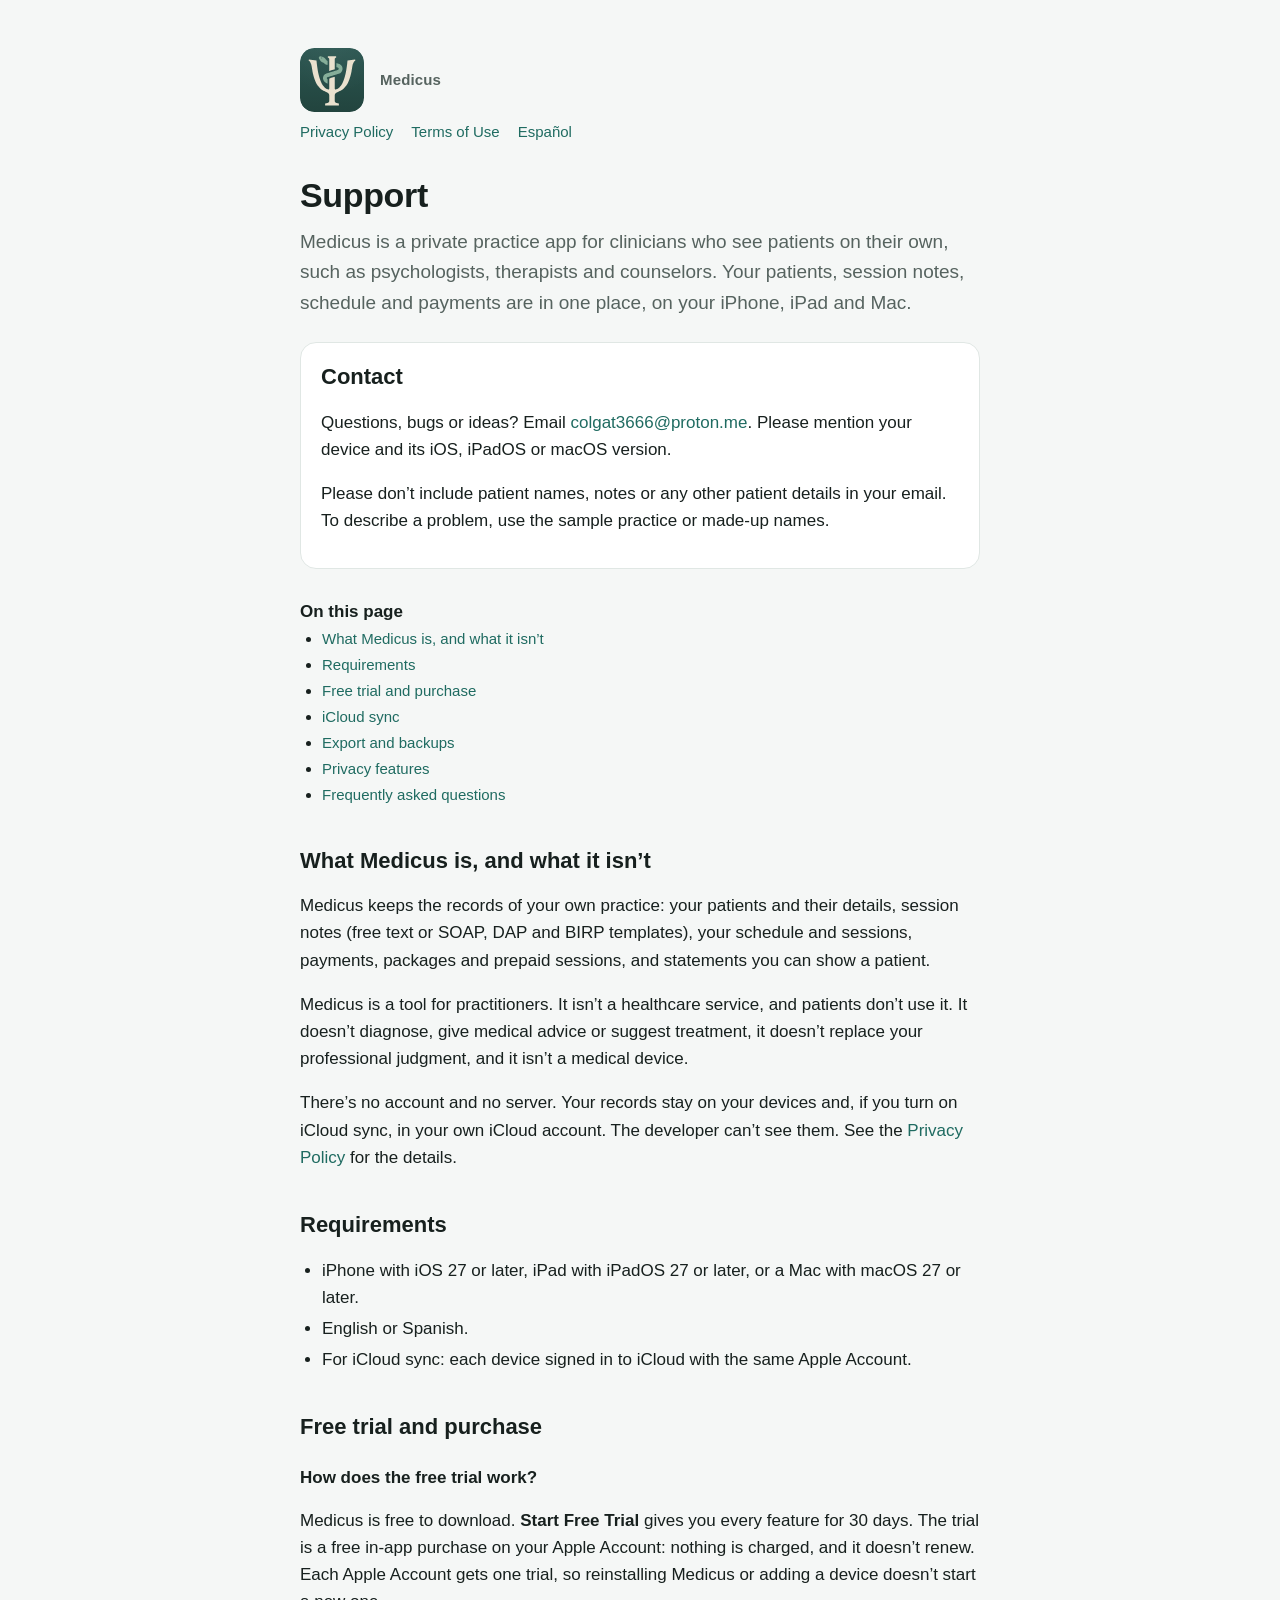
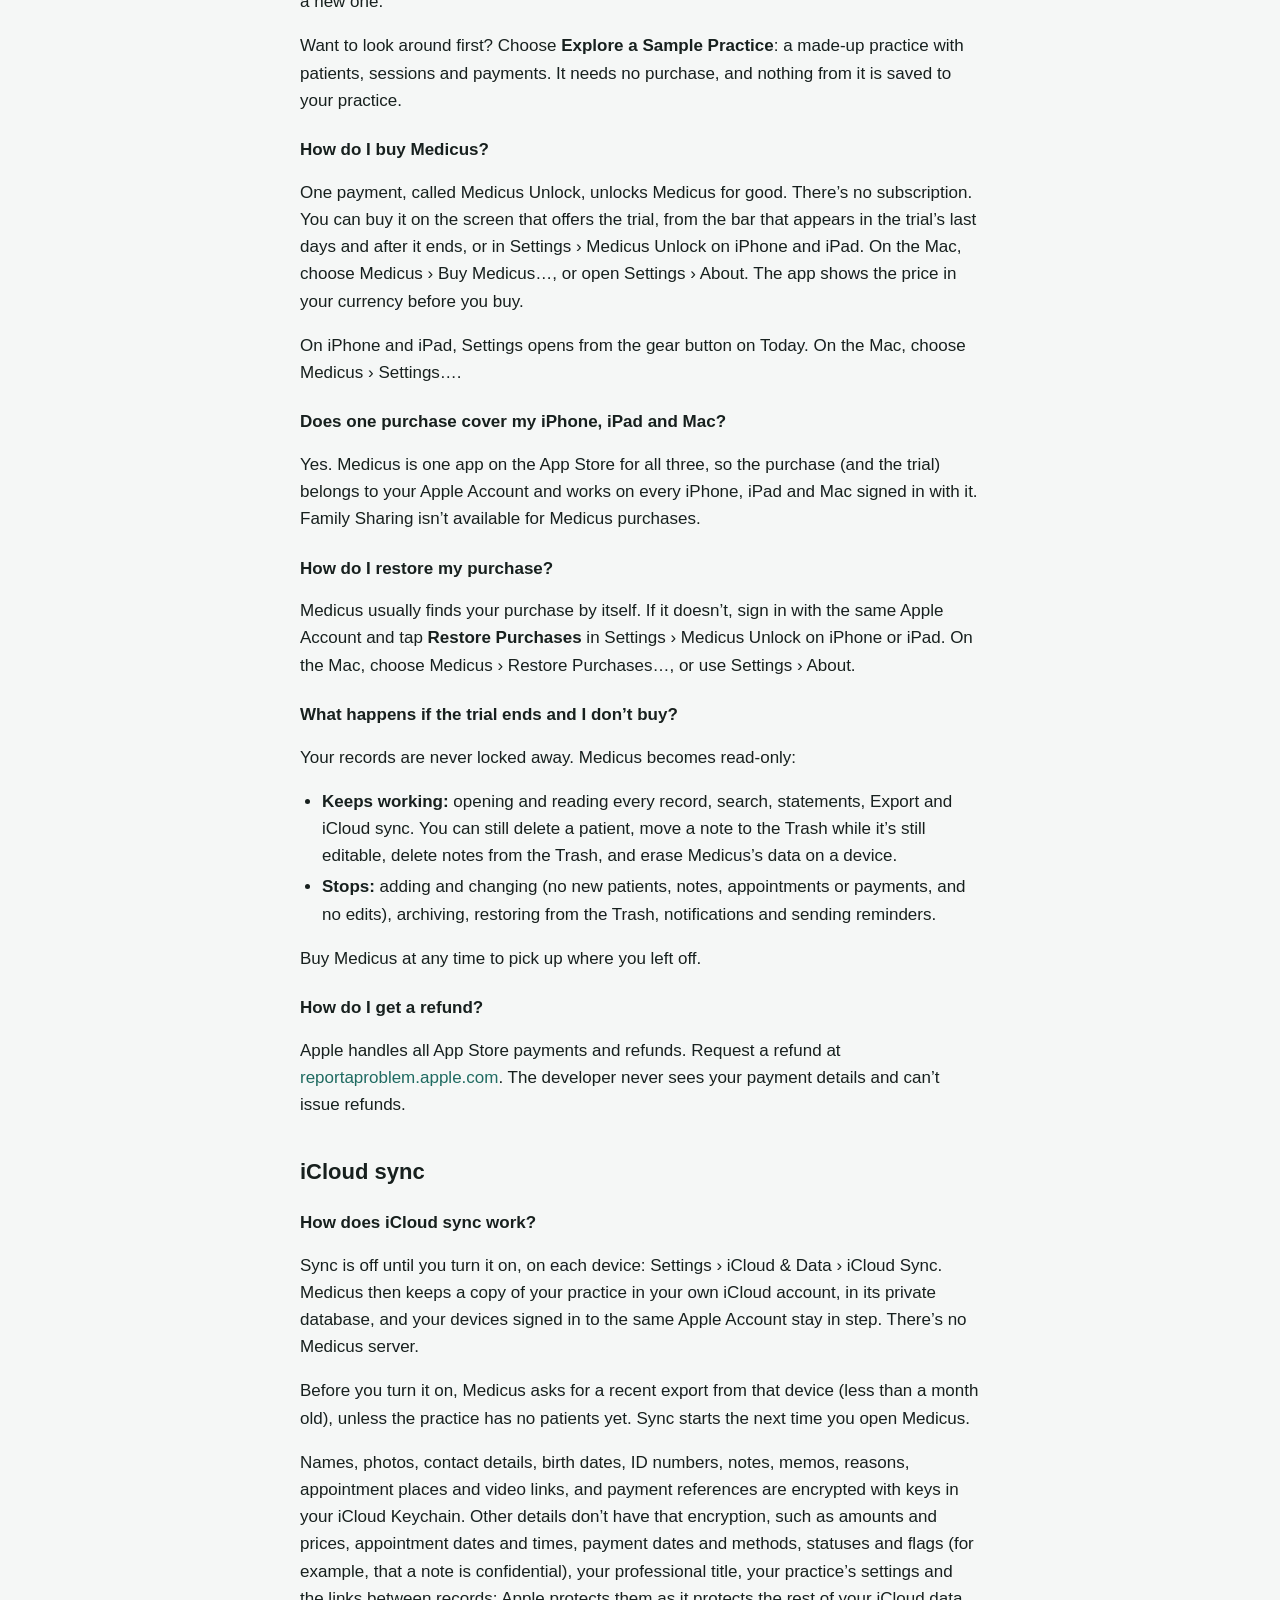
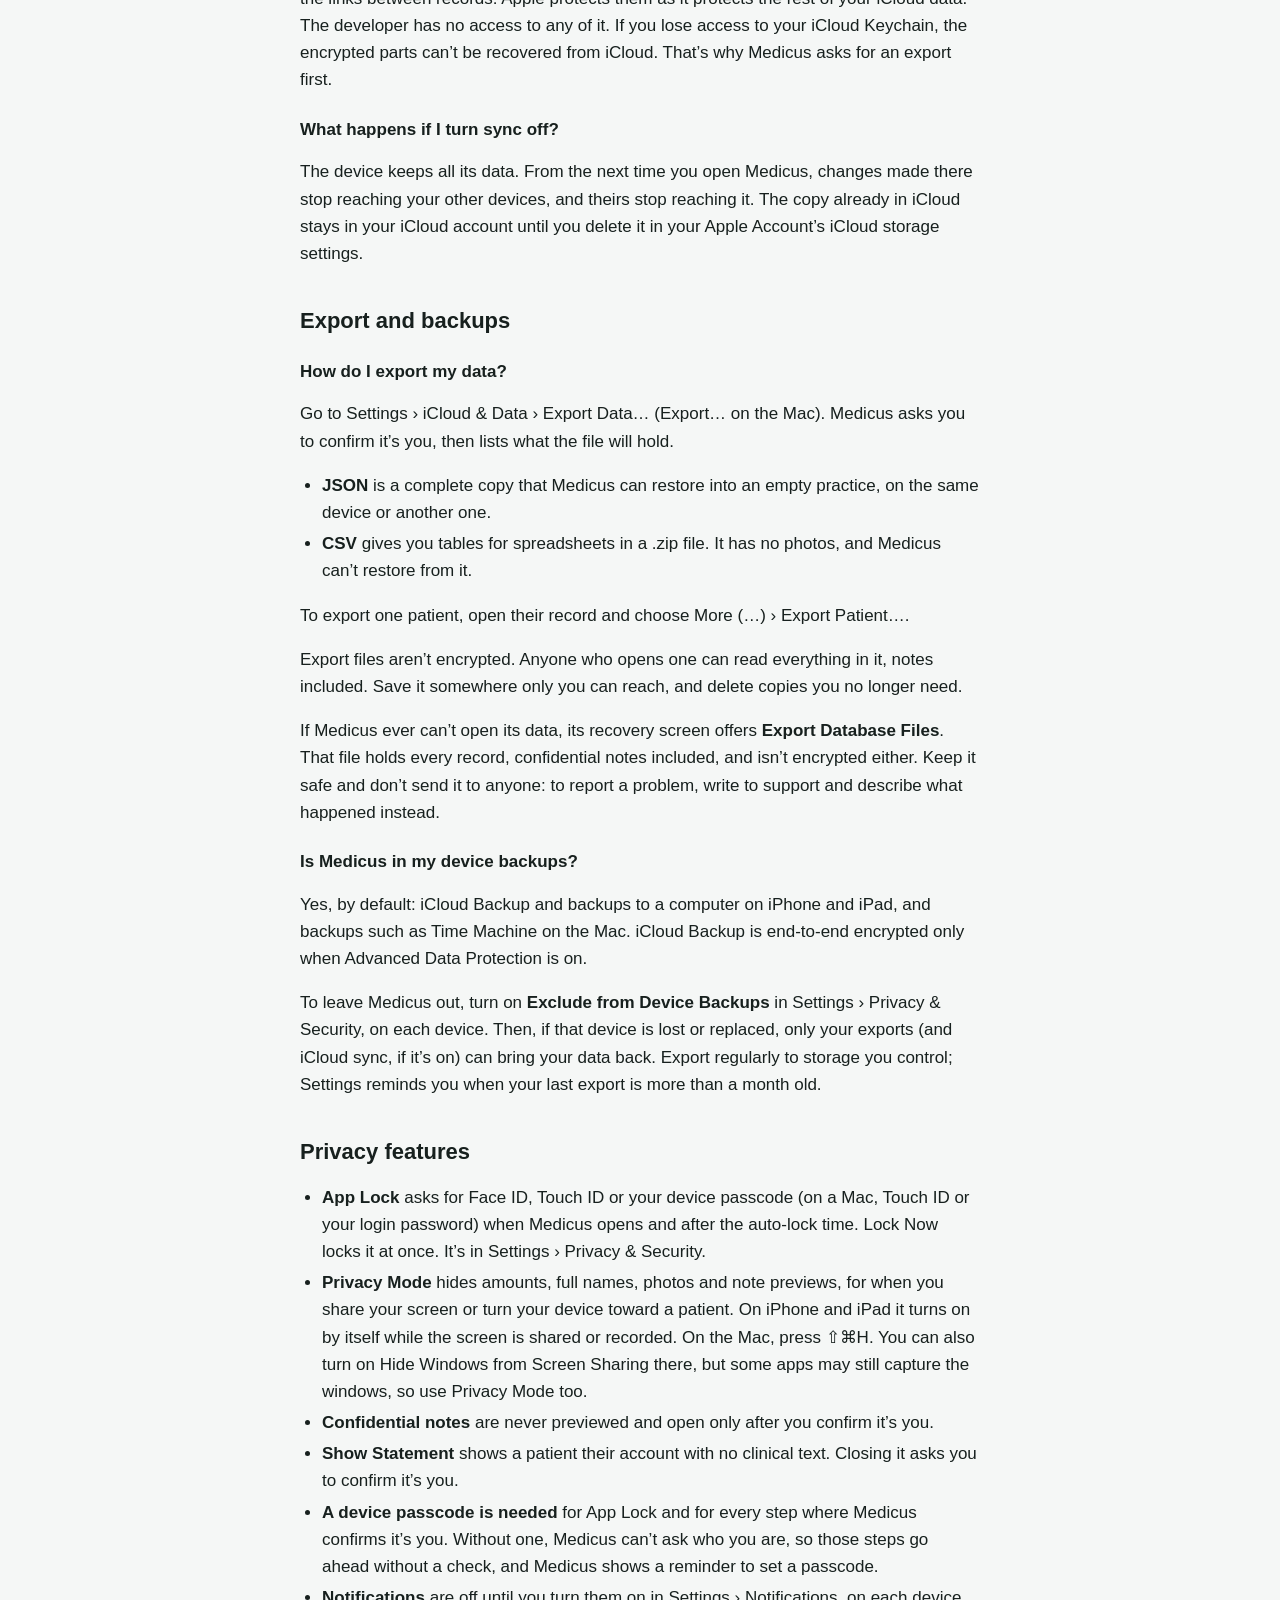
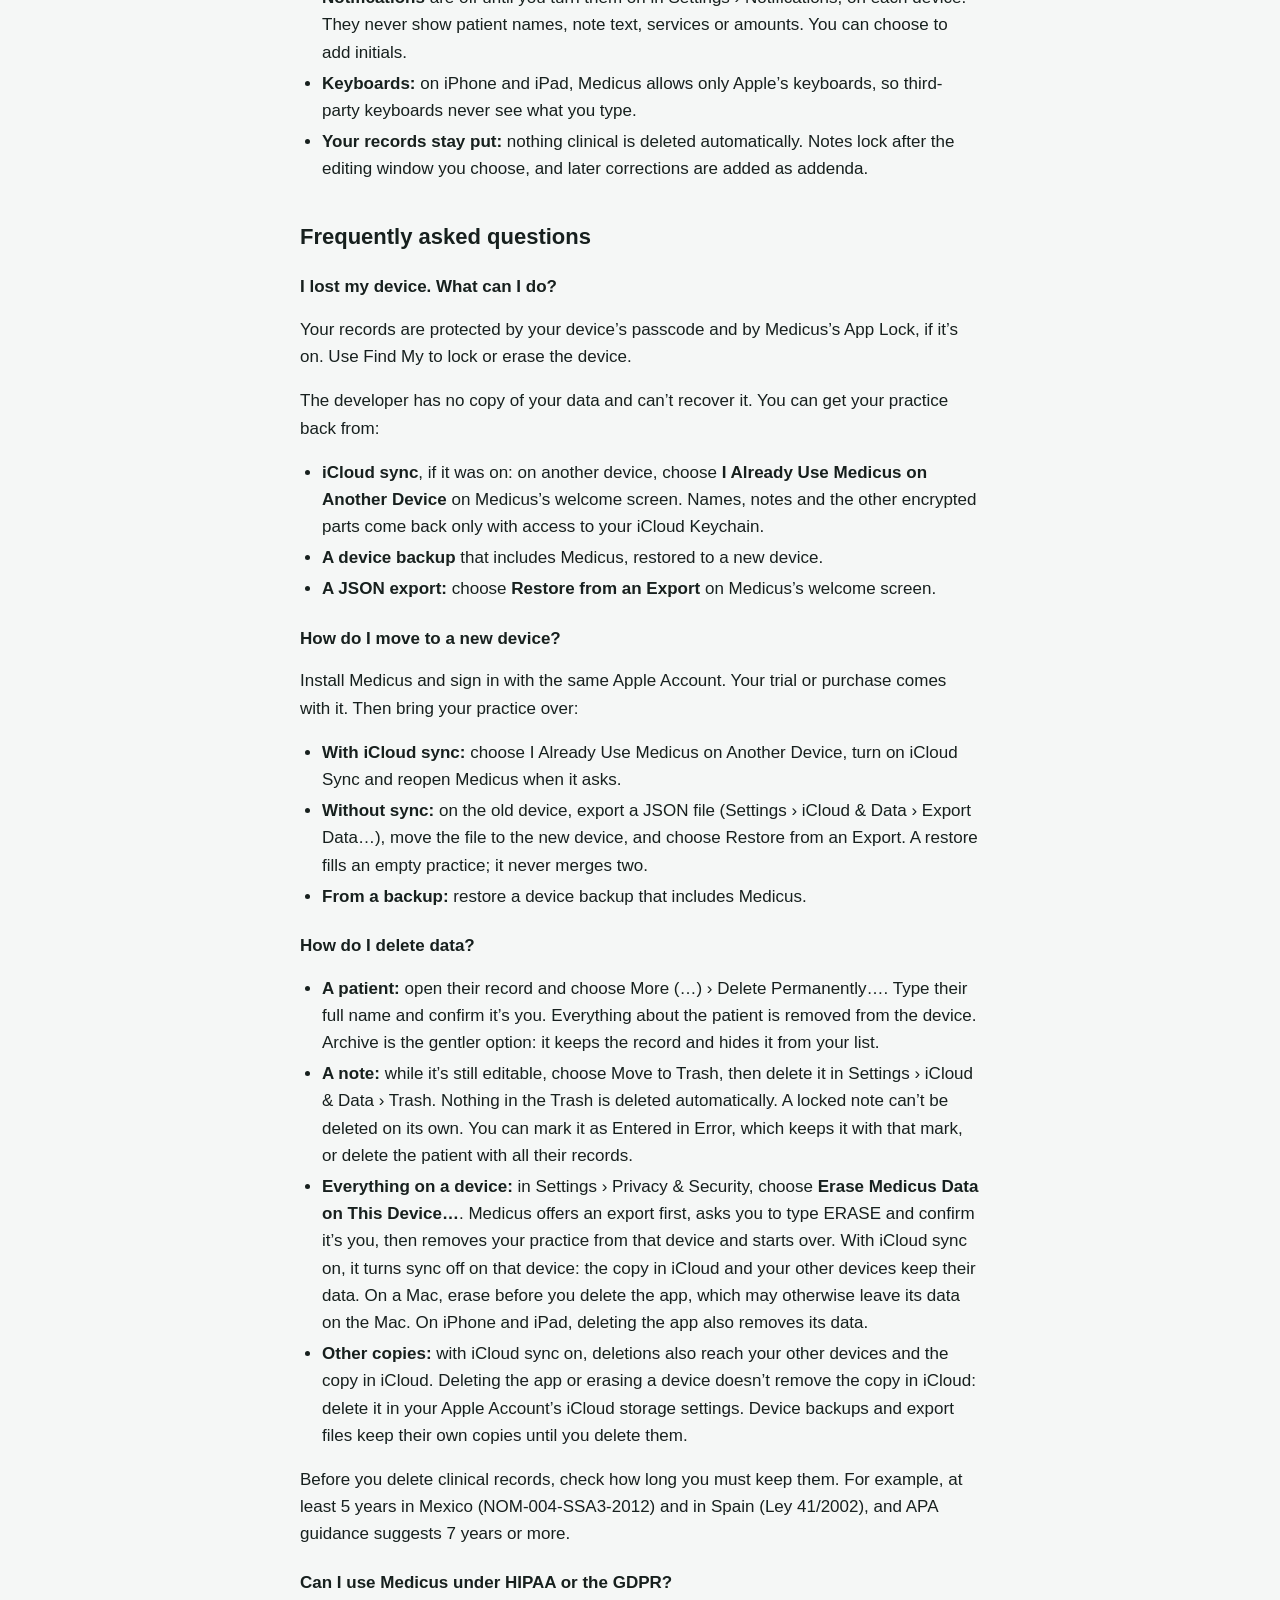
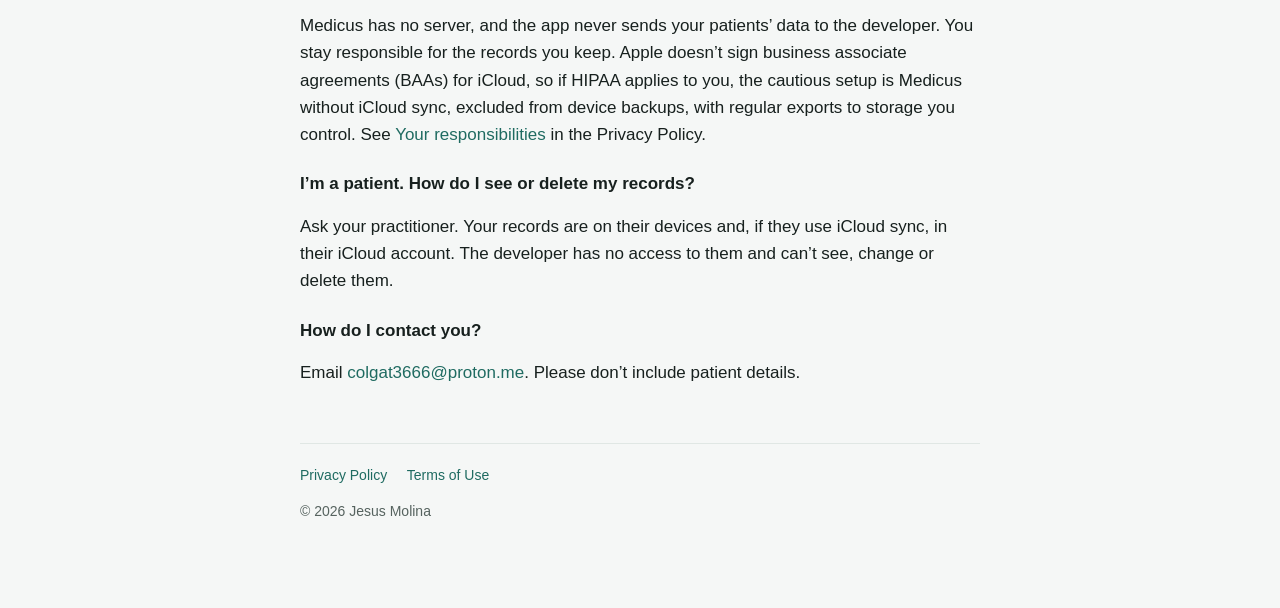
<file: index.html>
<!doctype html>
<html lang="en">
<head>
  <meta charset="utf-8">
  <meta name="viewport" content="width=device-width, initial-scale=1">
  <title>Medicus Support</title>
  <meta name="description" content="Help and contact for Medicus, a private practice-management app for independent clinicians on iPhone, iPad and Mac.">
  <link rel="icon" href="logo.svg" type="image/svg+xml">
  <link rel="alternate" hreflang="en" href="./">
  <link rel="alternate" hreflang="es" href="es/">
  <link rel="stylesheet" href="style.css">
</head>
<body>
<main>
  <header>
    <img src="logo.svg" alt="">
    <span class="name">Medicus</span>
  </header>
  <nav aria-label="Site">
    <a href="privacy.html">Privacy Policy</a>
    <a href="https://www.apple.com/legal/internet-services/itunes/dev/stdeula/">Terms of Use</a>
    <a href="es/" hreflang="es" lang="es">Español</a>
  </nav>

  <h1>Support</h1>
  <p class="lede">Medicus is a private practice app for clinicians who see patients on their own, such as psychologists, therapists and counselors. Your patients, session notes, schedule and payments are in one place, on your iPhone, iPad and Mac.</p>

  <div class="card">
    <h2>Contact</h2>
    <p>Questions, bugs or ideas? Email <a href="mailto:colgat3666@proton.me">colgat3666@proton.me</a>. Please mention your device and its iOS, iPadOS or macOS version.</p>
    <p>Please don’t include patient names, notes or any other patient details in your email. To describe a problem, use the sample practice or made-up names.</p>
  </div>

  <nav class="toc" aria-label="On this page">
    <h2>On this page</h2>
    <ul>
      <li><a href="#about">What Medicus is, and what it isn’t</a></li>
      <li><a href="#requirements">Requirements</a></li>
      <li><a href="#purchase">Free trial and purchase</a></li>
      <li><a href="#sync">iCloud sync</a></li>
      <li><a href="#backups">Export and backups</a></li>
      <li><a href="#privacy-features">Privacy features</a></li>
      <li><a href="#faq">Frequently asked questions</a></li>
    </ul>
  </nav>

  <h2 id="about">What Medicus is, and what it isn’t</h2>
  <p>Medicus keeps the records of your own practice: your patients and their details, session notes (free text or SOAP, DAP and BIRP templates), your schedule and sessions, payments, packages and prepaid sessions, and statements you can show a patient.</p>
  <p>Medicus is a tool for practitioners. It isn’t a healthcare service, and patients don’t use it. It doesn’t diagnose, give medical advice or suggest treatment, it doesn’t replace your professional judgment, and it isn’t a medical device.</p>
  <p>There’s no account and no server. Your records stay on your devices and, if you turn on iCloud sync, in your own iCloud account. The developer can’t see them. See the <a href="privacy.html">Privacy Policy</a> for the details.</p>

  <h2 id="requirements">Requirements</h2>
  <ul>
    <li>iPhone with iOS 27 or later, iPad with iPadOS 27 or later, or a Mac with macOS 27 or later.</li>
    <li>English or Spanish.</li>
    <li>For iCloud sync: each device signed in to iCloud with the same Apple Account.</li>
  </ul>

  <h2 id="purchase">Free trial and purchase</h2>

  <h3>How does the free trial work?</h3>
  <p>Medicus is free to download. <strong>Start Free Trial</strong> gives you every feature for 30 days. The trial is a free in-app purchase on your Apple Account: nothing is charged, and it doesn’t renew. Each Apple Account gets one trial, so reinstalling Medicus or adding a device doesn’t start a new one.</p>
  <p>Want to look around first? Choose <strong>Explore a Sample Practice</strong>: a made-up practice with patients, sessions and payments. It needs no purchase, and nothing from it is saved to your practice.</p>

  <h3>How do I buy Medicus?</h3>
  <p>One payment, called Medicus Unlock, unlocks Medicus for good. There’s no subscription. You can buy it on the screen that offers the trial, from the bar that appears in the trial’s last days and after it ends, or in Settings › Medicus Unlock on iPhone and iPad. On the Mac, choose Medicus › Buy Medicus…, or open Settings › About. The app shows the price in your currency before you buy.</p>
  <p>On iPhone and iPad, Settings opens from the gear button on Today. On the Mac, choose Medicus › Settings….</p>

  <h3>Does one purchase cover my iPhone, iPad and Mac?</h3>
  <p>Yes. Medicus is one app on the App Store for all three, so the purchase (and the trial) belongs to your Apple Account and works on every iPhone, iPad and Mac signed in with it. Family Sharing isn’t available for Medicus purchases.</p>

  <h3>How do I restore my purchase?</h3>
  <p>Medicus usually finds your purchase by itself. If it doesn’t, sign in with the same Apple Account and tap <strong>Restore Purchases</strong> in Settings › Medicus Unlock on iPhone or iPad. On the Mac, choose Medicus › Restore Purchases…, or use Settings › About.</p>

  <h3>What happens if the trial ends and I don’t buy?</h3>
  <p>Your records are never locked away. Medicus becomes read-only:</p>
  <ul>
    <li><strong>Keeps working:</strong> opening and reading every record, search, statements, Export and iCloud sync. You can still delete a patient, move a note to the Trash while it’s still editable, delete notes from the Trash, and erase Medicus’s data on a device.</li>
    <li><strong>Stops:</strong> adding and changing (no new patients, notes, appointments or payments, and no edits), archiving, restoring from the Trash, notifications and sending reminders.</li>
  </ul>
  <p>Buy Medicus at any time to pick up where you left off.</p>

  <h3>How do I get a refund?</h3>
  <p>Apple handles all App Store payments and refunds. Request a refund at <a href="https://reportaproblem.apple.com/">reportaproblem.apple.com</a>. The developer never sees your payment details and can’t issue refunds.</p>

  <h2 id="sync">iCloud sync</h2>

  <h3>How does iCloud sync work?</h3>
  <p>Sync is off until you turn it on, on each device: Settings › iCloud &amp; Data › iCloud Sync. Medicus then keeps a copy of your practice in your own iCloud account, in its private database, and your devices signed in to the same Apple Account stay in step. There’s no Medicus server.</p>
  <p>Before you turn it on, Medicus asks for a recent export from that device (less than a month old), unless the practice has no patients yet. Sync starts the next time you open Medicus.</p>
  <p>Names, photos, contact details, birth dates, ID numbers, notes, memos, reasons, appointment places and video links, and payment references are encrypted with keys in your iCloud Keychain. Other details don’t have that encryption, such as amounts and prices, appointment dates and times, payment dates and methods, statuses and flags (for example, that a note is confidential), your professional title, your practice’s settings and the links between records: Apple protects them as it protects the rest of your iCloud data. The developer has no access to any of it. If you lose access to your iCloud Keychain, the encrypted parts can’t be recovered from iCloud. That’s why Medicus asks for an export first.</p>

  <h3>What happens if I turn sync off?</h3>
  <p>The device keeps all its data. From the next time you open Medicus, changes made there stop reaching your other devices, and theirs stop reaching it. The copy already in iCloud stays in your iCloud account until you delete it in your Apple Account’s iCloud storage settings.</p>

  <h2 id="backups">Export and backups</h2>

  <h3>How do I export my data?</h3>
  <p>Go to Settings › iCloud &amp; Data › Export Data… (Export… on the Mac). Medicus asks you to confirm it’s you, then lists what the file will hold.</p>
  <ul>
    <li><strong>JSON</strong> is a complete copy that Medicus can restore into an empty practice, on the same device or another one.</li>
    <li><strong>CSV</strong> gives you tables for spreadsheets in a .zip file. It has no photos, and Medicus can’t restore from it.</li>
  </ul>
  <p>To export one patient, open their record and choose More (…) › Export Patient….</p>
  <p>Export files aren’t encrypted. Anyone who opens one can read everything in it, notes included. Save it somewhere only you can reach, and delete copies you no longer need.</p>
  <p>If Medicus ever can’t open its data, its recovery screen offers <strong>Export Database Files</strong>. That file holds every record, confidential notes included, and isn’t encrypted either. Keep it safe and don’t send it to anyone: to report a problem, write to support and describe what happened instead.</p>

  <h3>Is Medicus in my device backups?</h3>
  <p>Yes, by default: iCloud Backup and backups to a computer on iPhone and iPad, and backups such as Time Machine on the Mac. iCloud Backup is end-to-end encrypted only when Advanced Data Protection is on.</p>
  <p>To leave Medicus out, turn on <strong>Exclude from Device Backups</strong> in Settings › Privacy &amp; Security, on each device. Then, if that device is lost or replaced, only your exports (and iCloud sync, if it’s on) can bring your data back. Export regularly to storage you control; Settings reminds you when your last export is more than a month old.</p>

  <h2 id="privacy-features">Privacy features</h2>
  <ul>
    <li><strong>App Lock</strong> asks for Face ID, Touch ID or your device passcode (on a Mac, Touch ID or your login password) when Medicus opens and after the auto-lock time. Lock Now locks it at once. It’s in Settings › Privacy &amp; Security.</li>
    <li><strong>Privacy Mode</strong> hides amounts, full names, photos and note previews, for when you share your screen or turn your device toward a patient. On iPhone and iPad it turns on by itself while the screen is shared or recorded. On the Mac, press ⇧⌘H. You can also turn on Hide Windows from Screen Sharing there, but some apps may still capture the windows, so use Privacy Mode too.</li>
    <li><strong>Confidential notes</strong> are never previewed and open only after you confirm it’s you.</li>
    <li><strong>Show Statement</strong> shows a patient their account with no clinical text. Closing it asks you to confirm it’s you.</li>
    <li><strong>A device passcode is needed</strong> for App Lock and for every step where Medicus confirms it’s you. Without one, Medicus can’t ask who you are, so those steps go ahead without a check, and Medicus shows a reminder to set a passcode.</li>
    <li><strong>Notifications</strong> are off until you turn them on in Settings › Notifications, on each device. They never show patient names, note text, services or amounts. You can choose to add initials.</li>
    <li><strong>Keyboards:</strong> on iPhone and iPad, Medicus allows only Apple’s keyboards, so third-party keyboards never see what you type.</li>
    <li><strong>Your records stay put:</strong> nothing clinical is deleted automatically. Notes lock after the editing window you choose, and later corrections are added as addenda.</li>
  </ul>

  <h2 id="faq">Frequently asked questions</h2>

  <h3>I lost my device. What can I do?</h3>
  <p>Your records are protected by your device’s passcode and by Medicus’s App Lock, if it’s on. Use Find My to lock or erase the device.</p>
  <p>The developer has no copy of your data and can’t recover it. You can get your practice back from:</p>
  <ul>
    <li><strong>iCloud sync</strong>, if it was on: on another device, choose <strong>I Already Use Medicus on Another Device</strong> on Medicus’s welcome screen. Names, notes and the other encrypted parts come back only with access to your iCloud Keychain.</li>
    <li><strong>A device backup</strong> that includes Medicus, restored to a new device.</li>
    <li><strong>A JSON export:</strong> choose <strong>Restore from an Export</strong> on Medicus’s welcome screen.</li>
  </ul>

  <h3>How do I move to a new device?</h3>
  <p>Install Medicus and sign in with the same Apple Account. Your trial or purchase comes with it. Then bring your practice over:</p>
  <ul>
    <li><strong>With iCloud sync:</strong> choose I Already Use Medicus on Another Device, turn on iCloud Sync and reopen Medicus when it asks.</li>
    <li><strong>Without sync:</strong> on the old device, export a JSON file (Settings › iCloud &amp; Data › Export Data…), move the file to the new device, and choose Restore from an Export. A restore fills an empty practice; it never merges two.</li>
    <li><strong>From a backup:</strong> restore a device backup that includes Medicus.</li>
  </ul>

  <h3>How do I delete data?</h3>
  <ul>
    <li><strong>A patient:</strong> open their record and choose More (…) › Delete Permanently…. Type their full name and confirm it’s you. Everything about the patient is removed from the device. Archive is the gentler option: it keeps the record and hides it from your list.</li>
    <li><strong>A note:</strong> while it’s still editable, choose Move to Trash, then delete it in Settings › iCloud &amp; Data › Trash. Nothing in the Trash is deleted automatically. A locked note can’t be deleted on its own. You can mark it as Entered in Error, which keeps it with that mark, or delete the patient with all their records.</li>
    <li><strong>Everything on a device:</strong> in Settings › Privacy &amp; Security, choose <strong>Erase Medicus Data on This Device…</strong>. Medicus offers an export first, asks you to type ERASE and confirm it’s you, then removes your practice from that device and starts over. With iCloud sync on, it turns sync off on that device: the copy in iCloud and your other devices keep their data. On a Mac, erase before you delete the app, which may otherwise leave its data on the Mac. On iPhone and iPad, deleting the app also removes its data.</li>
    <li><strong>Other copies:</strong> with iCloud sync on, deletions also reach your other devices and the copy in iCloud. Deleting the app or erasing a device doesn’t remove the copy in iCloud: delete it in your Apple Account’s iCloud storage settings. Device backups and export files keep their own copies until you delete them.</li>
  </ul>
  <p>Before you delete clinical records, check how long you must keep them. For example, at least 5 years in Mexico (NOM-004-SSA3-2012) and in Spain (Ley 41/2002), and APA guidance suggests 7 years or more.</p>

  <h3>Can I use Medicus under HIPAA or the GDPR?</h3>
  <p>Medicus has no server, and the app never sends your patients’ data to the developer. You stay responsible for the records you keep. Apple doesn’t sign business associate agreements (BAAs) for iCloud, so if HIPAA applies to you, the cautious setup is Medicus without iCloud sync, excluded from device backups, with regular exports to storage you control. See <a href="privacy.html#responsibilities">Your responsibilities</a> in the Privacy Policy.</p>

  <h3>I’m a patient. How do I see or delete my records?</h3>
  <p>Ask your practitioner. Your records are on their devices and, if they use iCloud sync, in their iCloud account. The developer has no access to them and can’t see, change or delete them.</p>

  <h3>How do I contact you?</h3>
  <p>Email <a href="mailto:colgat3666@proton.me">colgat3666@proton.me</a>. Please don’t include patient details.</p>

  <footer>
    <a href="privacy.html">Privacy Policy</a>
    <a href="https://www.apple.com/legal/internet-services/itunes/dev/stdeula/">Terms of Use</a>
    <p>© 2026 Jesus Molina</p>
  </footer>
</main>
</body>
</html>
</file>
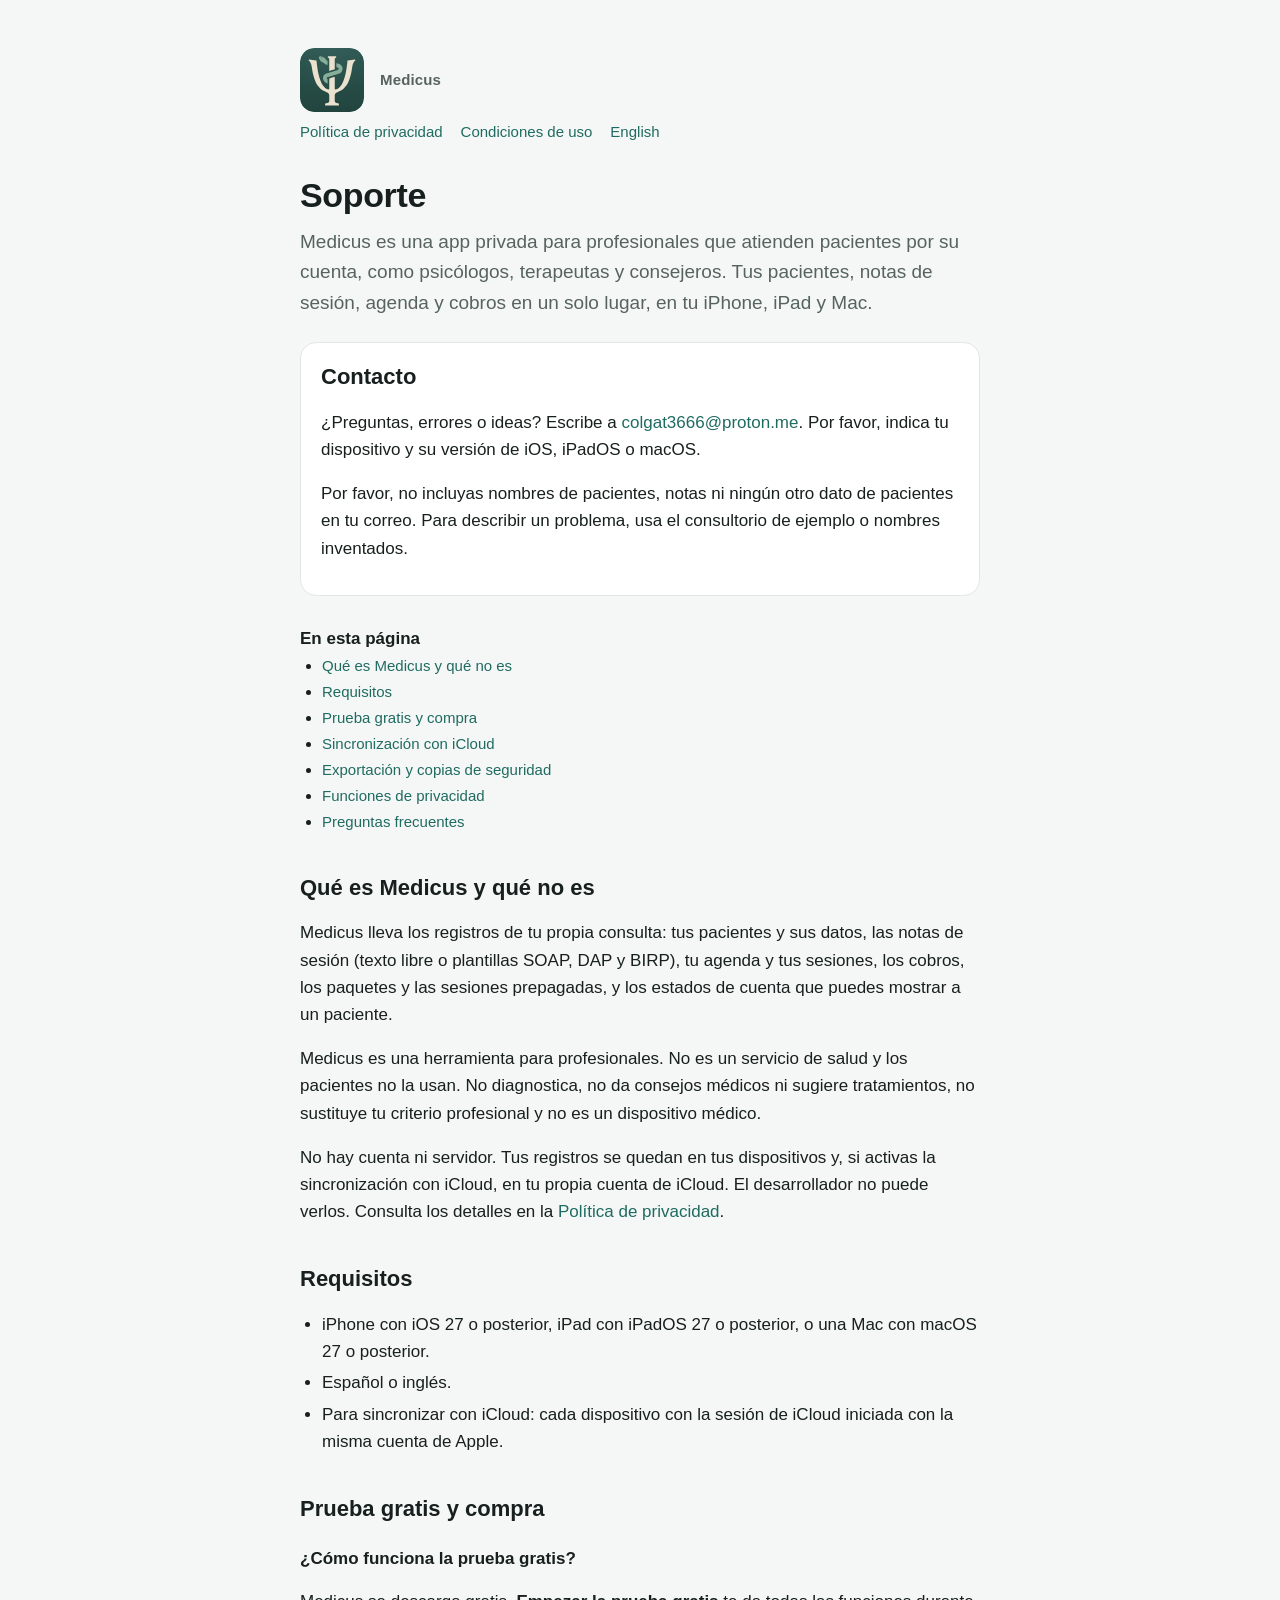
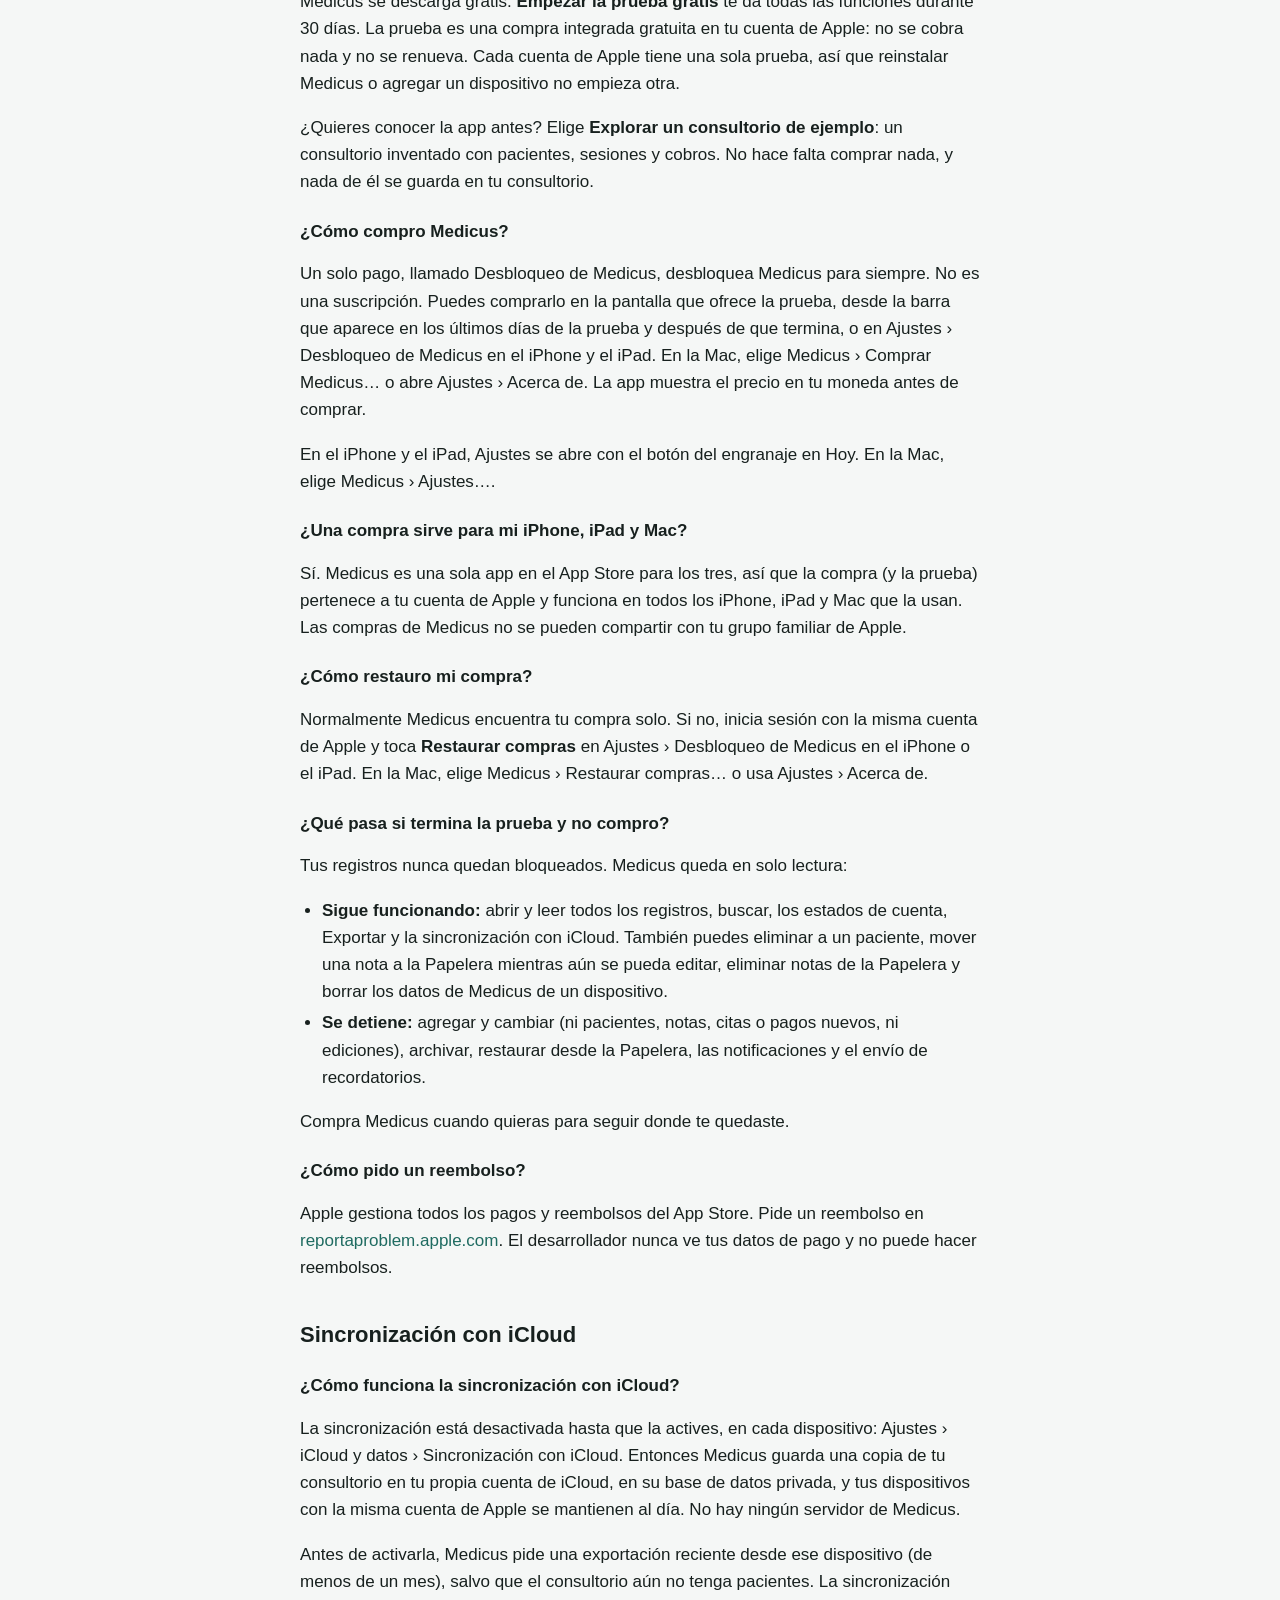
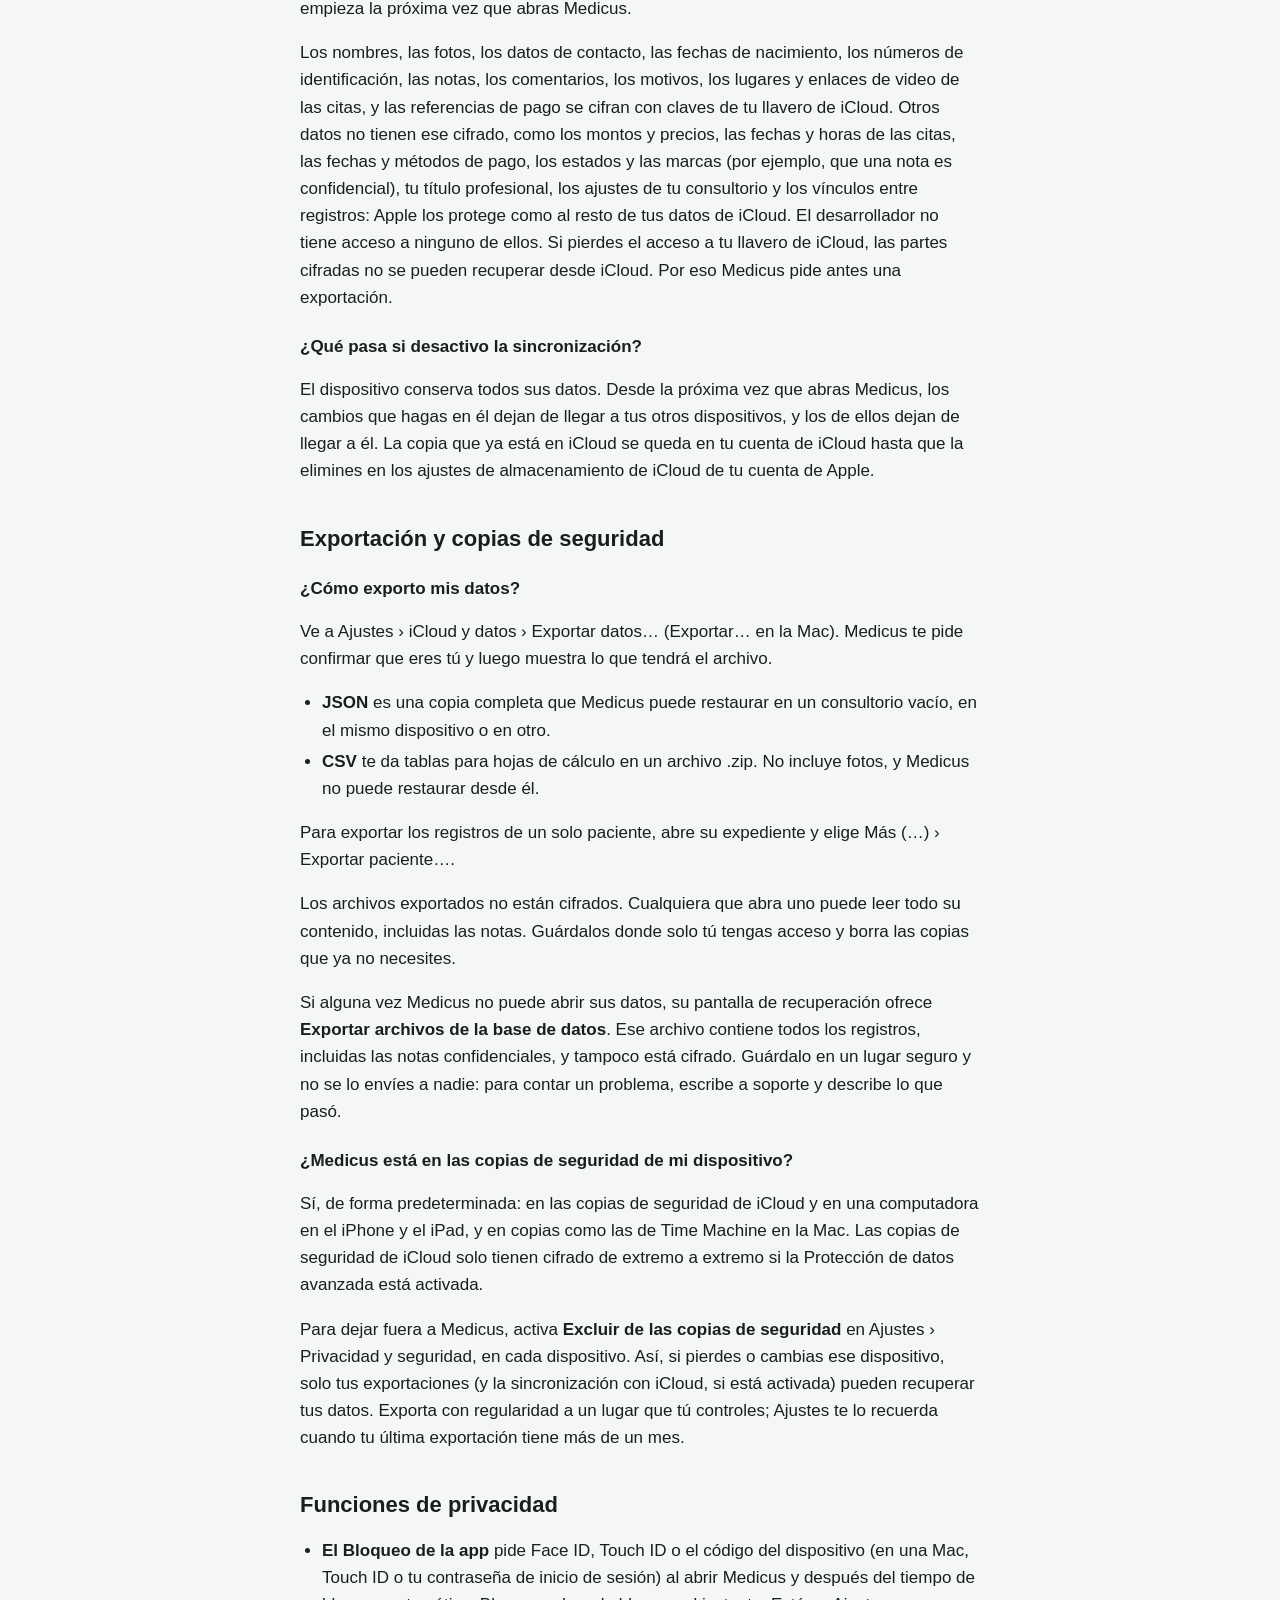
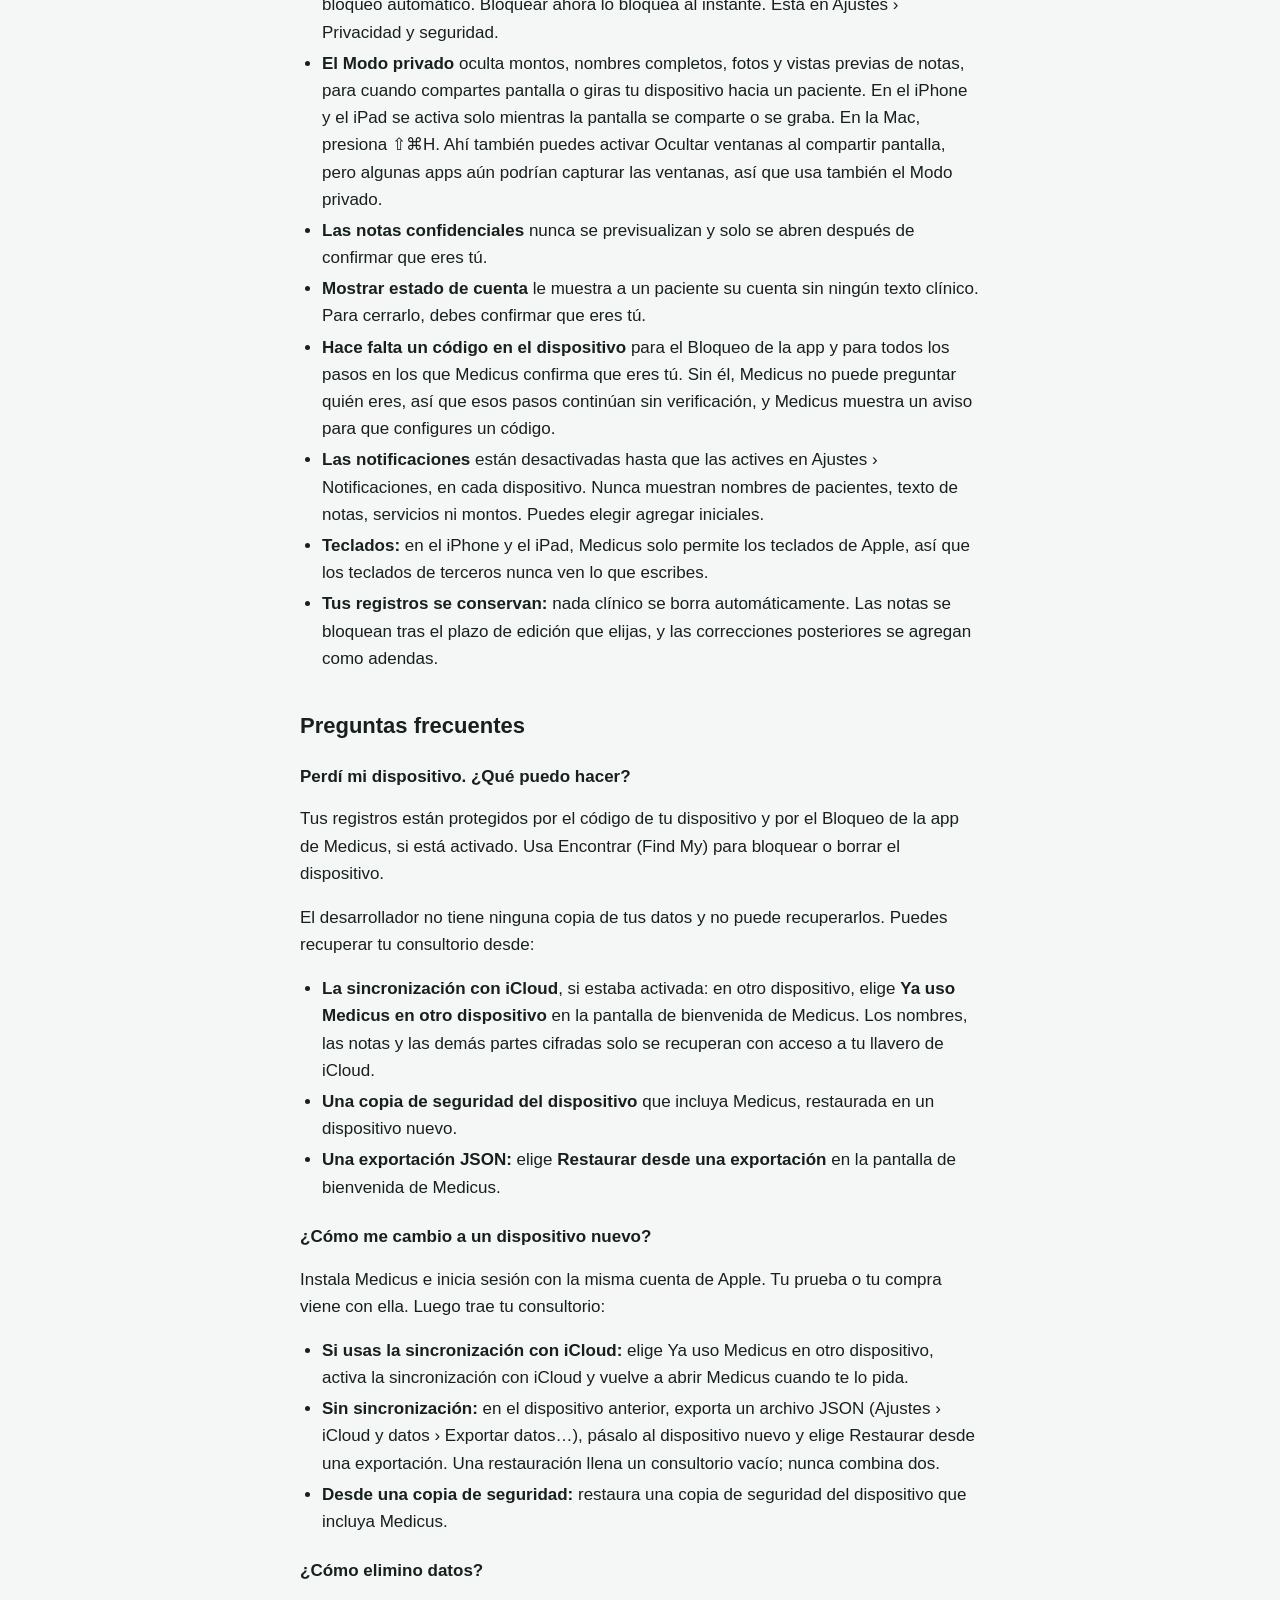
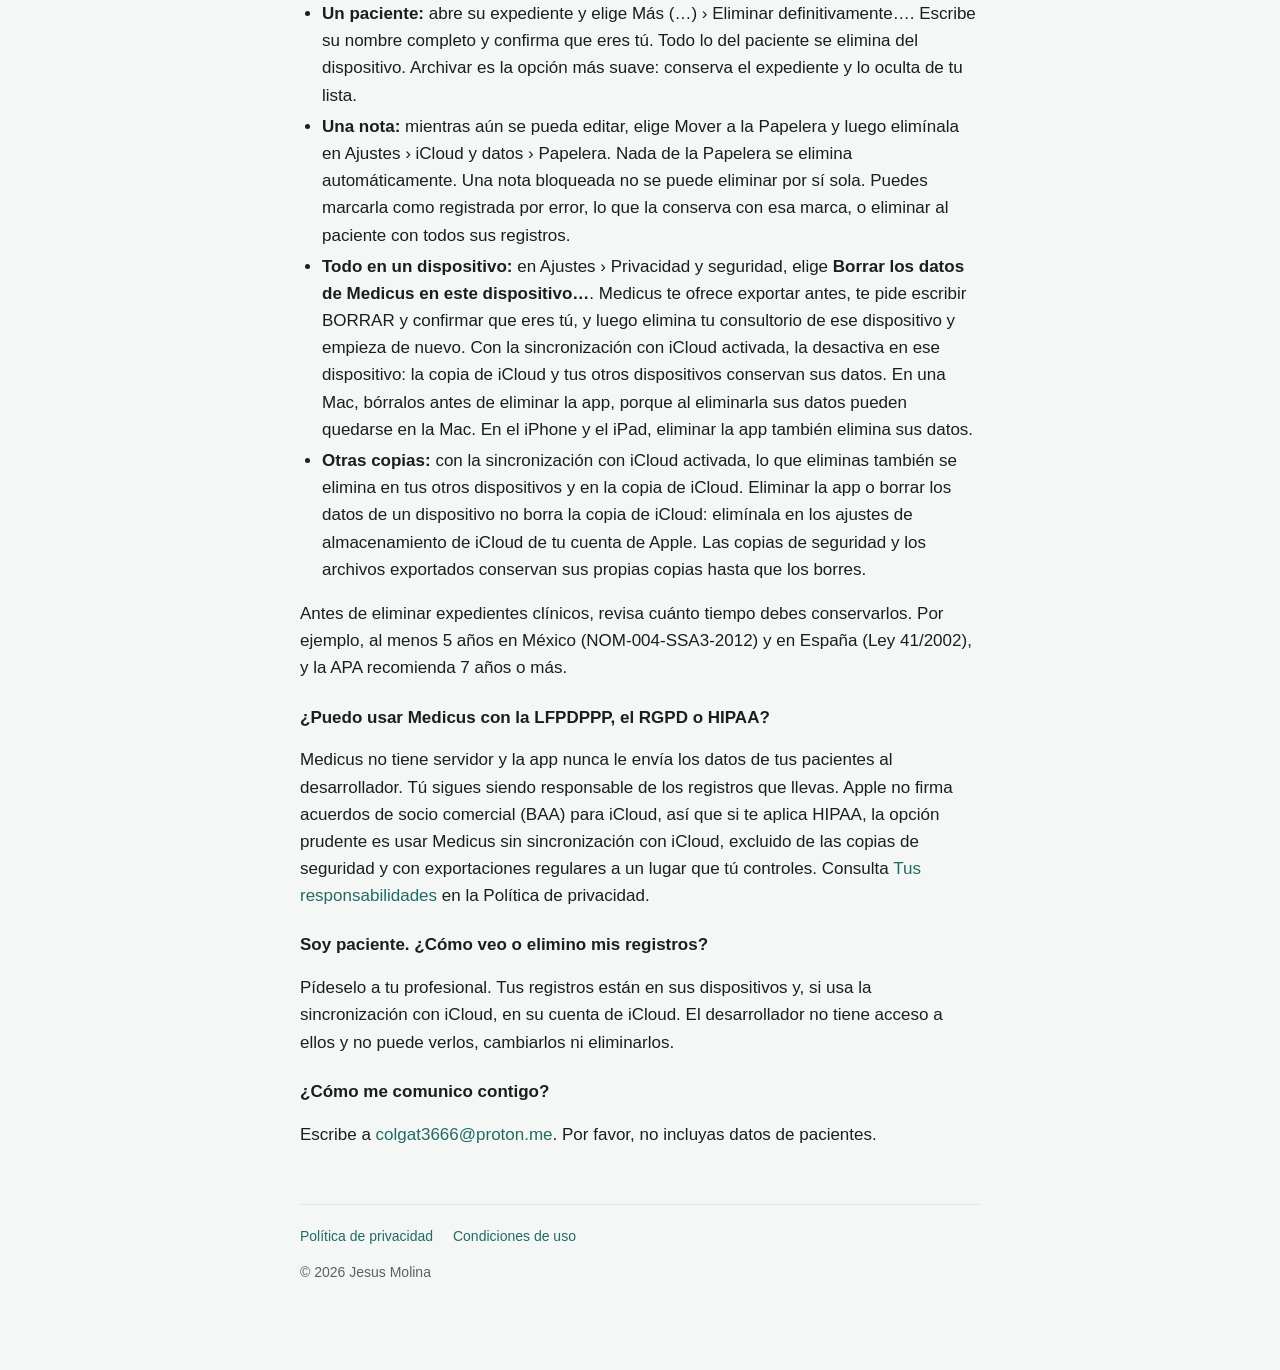
<file: es/index.html>
<!doctype html>
<html lang="es">
<head>
  <meta charset="utf-8">
  <meta name="viewport" content="width=device-width, initial-scale=1">
  <title>Soporte de Medicus</title>
  <meta name="description" content="Ayuda y contacto de Medicus, una app privada de gestión de consulta para profesionales independientes en iPhone, iPad y Mac.">
  <link rel="icon" href="../logo.svg" type="image/svg+xml">
  <link rel="alternate" hreflang="es" href="./">
  <link rel="alternate" hreflang="en" href="../">
  <link rel="stylesheet" href="../style.css">
</head>
<body>
<main>
  <header>
    <img src="../logo.svg" alt="">
    <span class="name">Medicus</span>
  </header>
  <nav aria-label="Sitio">
    <a href="privacy.html">Política de privacidad</a>
    <a href="https://www.apple.com/legal/internet-services/itunes/dev/stdeula/">Condiciones de uso</a>
    <a href="../" hreflang="en" lang="en">English</a>
  </nav>

  <h1>Soporte</h1>
  <p class="lede">Medicus es una app privada para profesionales que atienden pacientes por su cuenta, como psicólogos, terapeutas y consejeros. Tus pacientes, notas de sesión, agenda y cobros en un solo lugar, en tu iPhone, iPad y Mac.</p>

  <div class="card">
    <h2>Contacto</h2>
    <p>¿Preguntas, errores o ideas? Escribe a <a href="mailto:colgat3666@proton.me">colgat3666@proton.me</a>. Por favor, indica tu dispositivo y su versión de iOS, iPadOS o macOS.</p>
    <p>Por favor, no incluyas nombres de pacientes, notas ni ningún otro dato de pacientes en tu correo. Para describir un problema, usa el consultorio de ejemplo o nombres inventados.</p>
  </div>

  <nav class="toc" aria-label="En esta página">
    <h2>En esta página</h2>
    <ul>
      <li><a href="#acerca">Qué es Medicus y qué no es</a></li>
      <li><a href="#requisitos">Requisitos</a></li>
      <li><a href="#compra">Prueba gratis y compra</a></li>
      <li><a href="#sincronizacion">Sincronización con iCloud</a></li>
      <li><a href="#copias">Exportación y copias de seguridad</a></li>
      <li><a href="#privacidad">Funciones de privacidad</a></li>
      <li><a href="#preguntas">Preguntas frecuentes</a></li>
    </ul>
  </nav>

  <h2 id="acerca">Qué es Medicus y qué no es</h2>
  <p>Medicus lleva los registros de tu propia consulta: tus pacientes y sus datos, las notas de sesión (texto libre o plantillas SOAP, DAP y BIRP), tu agenda y tus sesiones, los cobros, los paquetes y las sesiones prepagadas, y los estados de cuenta que puedes mostrar a un paciente.</p>
  <p>Medicus es una herramienta para profesionales. No es un servicio de salud y los pacientes no la usan. No diagnostica, no da consejos médicos ni sugiere tratamientos, no sustituye tu criterio profesional y no es un dispositivo médico.</p>
  <p>No hay cuenta ni servidor. Tus registros se quedan en tus dispositivos y, si activas la sincronización con iCloud, en tu propia cuenta de iCloud. El desarrollador no puede verlos. Consulta los detalles en la <a href="privacy.html">Política de privacidad</a>.</p>

  <h2 id="requisitos">Requisitos</h2>
  <ul>
    <li>iPhone con iOS 27 o posterior, iPad con iPadOS 27 o posterior, o una Mac con macOS 27 o posterior.</li>
    <li>Español o inglés.</li>
    <li>Para sincronizar con iCloud: cada dispositivo con la sesión de iCloud iniciada con la misma cuenta de Apple.</li>
  </ul>

  <h2 id="compra">Prueba gratis y compra</h2>

  <h3>¿Cómo funciona la prueba gratis?</h3>
  <p>Medicus se descarga gratis. <strong>Empezar la prueba gratis</strong> te da todas las funciones durante 30 días. La prueba es una compra integrada gratuita en tu cuenta de Apple: no se cobra nada y no se renueva. Cada cuenta de Apple tiene una sola prueba, así que reinstalar Medicus o agregar un dispositivo no empieza otra.</p>
  <p>¿Quieres conocer la app antes? Elige <strong>Explorar un consultorio de ejemplo</strong>: un consultorio inventado con pacientes, sesiones y cobros. No hace falta comprar nada, y nada de él se guarda en tu consultorio.</p>

  <h3>¿Cómo compro Medicus?</h3>
  <p>Un solo pago, llamado Desbloqueo de Medicus, desbloquea Medicus para siempre. No es una suscripción. Puedes comprarlo en la pantalla que ofrece la prueba, desde la barra que aparece en los últimos días de la prueba y después de que termina, o en Ajustes › Desbloqueo de Medicus en el iPhone y el iPad. En la Mac, elige Medicus › Comprar Medicus… o abre Ajustes › Acerca de. La app muestra el precio en tu moneda antes de comprar.</p>
  <p>En el iPhone y el iPad, Ajustes se abre con el botón del engranaje en Hoy. En la Mac, elige Medicus › Ajustes….</p>

  <h3>¿Una compra sirve para mi iPhone, iPad y Mac?</h3>
  <p>Sí. Medicus es una sola app en el App Store para los tres, así que la compra (y la prueba) pertenece a tu cuenta de Apple y funciona en todos los iPhone, iPad y Mac que la usan. Las compras de Medicus no se pueden compartir con tu grupo familiar de Apple.</p>

  <h3>¿Cómo restauro mi compra?</h3>
  <p>Normalmente Medicus encuentra tu compra solo. Si no, inicia sesión con la misma cuenta de Apple y toca <strong>Restaurar compras</strong> en Ajustes › Desbloqueo de Medicus en el iPhone o el iPad. En la Mac, elige Medicus › Restaurar compras… o usa Ajustes › Acerca de.</p>

  <h3>¿Qué pasa si termina la prueba y no compro?</h3>
  <p>Tus registros nunca quedan bloqueados. Medicus queda en solo lectura:</p>
  <ul>
    <li><strong>Sigue funcionando:</strong> abrir y leer todos los registros, buscar, los estados de cuenta, Exportar y la sincronización con iCloud. También puedes eliminar a un paciente, mover una nota a la Papelera mientras aún se pueda editar, eliminar notas de la Papelera y borrar los datos de Medicus de un dispositivo.</li>
    <li><strong>Se detiene:</strong> agregar y cambiar (ni pacientes, notas, citas o pagos nuevos, ni ediciones), archivar, restaurar desde la Papelera, las notificaciones y el envío de recordatorios.</li>
  </ul>
  <p>Compra Medicus cuando quieras para seguir donde te quedaste.</p>

  <h3>¿Cómo pido un reembolso?</h3>
  <p>Apple gestiona todos los pagos y reembolsos del App Store. Pide un reembolso en <a href="https://reportaproblem.apple.com/">reportaproblem.apple.com</a>. El desarrollador nunca ve tus datos de pago y no puede hacer reembolsos.</p>

  <h2 id="sincronizacion">Sincronización con iCloud</h2>

  <h3>¿Cómo funciona la sincronización con iCloud?</h3>
  <p>La sincronización está desactivada hasta que la actives, en cada dispositivo: Ajustes › iCloud y datos › Sincronización con iCloud. Entonces Medicus guarda una copia de tu consultorio en tu propia cuenta de iCloud, en su base de datos privada, y tus dispositivos con la misma cuenta de Apple se mantienen al día. No hay ningún servidor de Medicus.</p>
  <p>Antes de activarla, Medicus pide una exportación reciente desde ese dispositivo (de menos de un mes), salvo que el consultorio aún no tenga pacientes. La sincronización empieza la próxima vez que abras Medicus.</p>
  <p>Los nombres, las fotos, los datos de contacto, las fechas de nacimiento, los números de identificación, las notas, los comentarios, los motivos, los lugares y enlaces de video de las citas, y las referencias de pago se cifran con claves de tu llavero de iCloud. Otros datos no tienen ese cifrado, como los montos y precios, las fechas y horas de las citas, las fechas y métodos de pago, los estados y las marcas (por ejemplo, que una nota es confidencial), tu título profesional, los ajustes de tu consultorio y los vínculos entre registros: Apple los protege como al resto de tus datos de iCloud. El desarrollador no tiene acceso a ninguno de ellos. Si pierdes el acceso a tu llavero de iCloud, las partes cifradas no se pueden recuperar desde iCloud. Por eso Medicus pide antes una exportación.</p>

  <h3>¿Qué pasa si desactivo la sincronización?</h3>
  <p>El dispositivo conserva todos sus datos. Desde la próxima vez que abras Medicus, los cambios que hagas en él dejan de llegar a tus otros dispositivos, y los de ellos dejan de llegar a él. La copia que ya está en iCloud se queda en tu cuenta de iCloud hasta que la elimines en los ajustes de almacenamiento de iCloud de tu cuenta de Apple.</p>

  <h2 id="copias">Exportación y copias de seguridad</h2>

  <h3>¿Cómo exporto mis datos?</h3>
  <p>Ve a Ajustes › iCloud y datos › Exportar datos… (Exportar… en la Mac). Medicus te pide confirmar que eres tú y luego muestra lo que tendrá el archivo.</p>
  <ul>
    <li><strong>JSON</strong> es una copia completa que Medicus puede restaurar en un consultorio vacío, en el mismo dispositivo o en otro.</li>
    <li><strong>CSV</strong> te da tablas para hojas de cálculo en un archivo .zip. No incluye fotos, y Medicus no puede restaurar desde él.</li>
  </ul>
  <p>Para exportar los registros de un solo paciente, abre su expediente y elige Más (…) › Exportar paciente….</p>
  <p>Los archivos exportados no están cifrados. Cualquiera que abra uno puede leer todo su contenido, incluidas las notas. Guárdalos donde solo tú tengas acceso y borra las copias que ya no necesites.</p>
  <p>Si alguna vez Medicus no puede abrir sus datos, su pantalla de recuperación ofrece <strong>Exportar archivos de la base de datos</strong>. Ese archivo contiene todos los registros, incluidas las notas confidenciales, y tampoco está cifrado. Guárdalo en un lugar seguro y no se lo envíes a nadie: para contar un problema, escribe a soporte y describe lo que pasó.</p>

  <h3>¿Medicus está en las copias de seguridad de mi dispositivo?</h3>
  <p>Sí, de forma predeterminada: en las copias de seguridad de iCloud y en una computadora en el iPhone y el iPad, y en copias como las de Time Machine en la Mac. Las copias de seguridad de iCloud solo tienen cifrado de extremo a extremo si la Protección de datos avanzada está activada.</p>
  <p>Para dejar fuera a Medicus, activa <strong>Excluir de las copias de seguridad</strong> en Ajustes › Privacidad y seguridad, en cada dispositivo. Así, si pierdes o cambias ese dispositivo, solo tus exportaciones (y la sincronización con iCloud, si está activada) pueden recuperar tus datos. Exporta con regularidad a un lugar que tú controles; Ajustes te lo recuerda cuando tu última exportación tiene más de un mes.</p>

  <h2 id="privacidad">Funciones de privacidad</h2>
  <ul>
    <li><strong>El Bloqueo de la app</strong> pide Face ID, Touch ID o el código del dispositivo (en una Mac, Touch ID o tu contraseña de inicio de sesión) al abrir Medicus y después del tiempo de bloqueo automático. Bloquear ahora lo bloquea al instante. Está en Ajustes › Privacidad y seguridad.</li>
    <li><strong>El Modo privado</strong> oculta montos, nombres completos, fotos y vistas previas de notas, para cuando compartes pantalla o giras tu dispositivo hacia un paciente. En el iPhone y el iPad se activa solo mientras la pantalla se comparte o se graba. En la Mac, presiona ⇧⌘H. Ahí también puedes activar Ocultar ventanas al compartir pantalla, pero algunas apps aún podrían capturar las ventanas, así que usa también el Modo privado.</li>
    <li><strong>Las notas confidenciales</strong> nunca se previsualizan y solo se abren después de confirmar que eres tú.</li>
    <li><strong>Mostrar estado de cuenta</strong> le muestra a un paciente su cuenta sin ningún texto clínico. Para cerrarlo, debes confirmar que eres tú.</li>
    <li><strong>Hace falta un código en el dispositivo</strong> para el Bloqueo de la app y para todos los pasos en los que Medicus confirma que eres tú. Sin él, Medicus no puede preguntar quién eres, así que esos pasos continúan sin verificación, y Medicus muestra un aviso para que configures un código.</li>
    <li><strong>Las notificaciones</strong> están desactivadas hasta que las actives en Ajustes › Notificaciones, en cada dispositivo. Nunca muestran nombres de pacientes, texto de notas, servicios ni montos. Puedes elegir agregar iniciales.</li>
    <li><strong>Teclados:</strong> en el iPhone y el iPad, Medicus solo permite los teclados de Apple, así que los teclados de terceros nunca ven lo que escribes.</li>
    <li><strong>Tus registros se conservan:</strong> nada clínico se borra automáticamente. Las notas se bloquean tras el plazo de edición que elijas, y las correcciones posteriores se agregan como adendas.</li>
  </ul>

  <h2 id="preguntas">Preguntas frecuentes</h2>

  <h3>Perdí mi dispositivo. ¿Qué puedo hacer?</h3>
  <p>Tus registros están protegidos por el código de tu dispositivo y por el Bloqueo de la app de Medicus, si está activado. Usa Encontrar (Find My) para bloquear o borrar el dispositivo.</p>
  <p>El desarrollador no tiene ninguna copia de tus datos y no puede recuperarlos. Puedes recuperar tu consultorio desde:</p>
  <ul>
    <li><strong>La sincronización con iCloud</strong>, si estaba activada: en otro dispositivo, elige <strong>Ya uso Medicus en otro dispositivo</strong> en la pantalla de bienvenida de Medicus. Los nombres, las notas y las demás partes cifradas solo se recuperan con acceso a tu llavero de iCloud.</li>
    <li><strong>Una copia de seguridad del dispositivo</strong> que incluya Medicus, restaurada en un dispositivo nuevo.</li>
    <li><strong>Una exportación JSON:</strong> elige <strong>Restaurar desde una exportación</strong> en la pantalla de bienvenida de Medicus.</li>
  </ul>

  <h3>¿Cómo me cambio a un dispositivo nuevo?</h3>
  <p>Instala Medicus e inicia sesión con la misma cuenta de Apple. Tu prueba o tu compra viene con ella. Luego trae tu consultorio:</p>
  <ul>
    <li><strong>Si usas la sincronización con iCloud:</strong> elige Ya uso Medicus en otro dispositivo, activa la sincronización con iCloud y vuelve a abrir Medicus cuando te lo pida.</li>
    <li><strong>Sin sincronización:</strong> en el dispositivo anterior, exporta un archivo JSON (Ajustes › iCloud y datos › Exportar datos…), pásalo al dispositivo nuevo y elige Restaurar desde una exportación. Una restauración llena un consultorio vacío; nunca combina dos.</li>
    <li><strong>Desde una copia de seguridad:</strong> restaura una copia de seguridad del dispositivo que incluya Medicus.</li>
  </ul>

  <h3>¿Cómo elimino datos?</h3>
  <ul>
    <li><strong>Un paciente:</strong> abre su expediente y elige Más (…) › Eliminar definitivamente…. Escribe su nombre completo y confirma que eres tú. Todo lo del paciente se elimina del dispositivo. Archivar es la opción más suave: conserva el expediente y lo oculta de tu lista.</li>
    <li><strong>Una nota:</strong> mientras aún se pueda editar, elige Mover a la Papelera y luego elimínala en Ajustes › iCloud y datos › Papelera. Nada de la Papelera se elimina automáticamente. Una nota bloqueada no se puede eliminar por sí sola. Puedes marcarla como registrada por error, lo que la conserva con esa marca, o eliminar al paciente con todos sus registros.</li>
    <li><strong>Todo en un dispositivo:</strong> en Ajustes › Privacidad y seguridad, elige <strong>Borrar los datos de Medicus en este dispositivo…</strong>. Medicus te ofrece exportar antes, te pide escribir BORRAR y confirmar que eres tú, y luego elimina tu consultorio de ese dispositivo y empieza de nuevo. Con la sincronización con iCloud activada, la desactiva en ese dispositivo: la copia de iCloud y tus otros dispositivos conservan sus datos. En una Mac, bórralos antes de eliminar la app, porque al eliminarla sus datos pueden quedarse en la Mac. En el iPhone y el iPad, eliminar la app también elimina sus datos.</li>
    <li><strong>Otras copias:</strong> con la sincronización con iCloud activada, lo que eliminas también se elimina en tus otros dispositivos y en la copia de iCloud. Eliminar la app o borrar los datos de un dispositivo no borra la copia de iCloud: elimínala en los ajustes de almacenamiento de iCloud de tu cuenta de Apple. Las copias de seguridad y los archivos exportados conservan sus propias copias hasta que los borres.</li>
  </ul>
  <p>Antes de eliminar expedientes clínicos, revisa cuánto tiempo debes conservarlos. Por ejemplo, al menos 5 años en México (NOM-004-SSA3-2012) y en España (Ley 41/2002), y la APA recomienda 7 años o más.</p>

  <h3>¿Puedo usar Medicus con la LFPDPPP, el RGPD o HIPAA?</h3>
  <p>Medicus no tiene servidor y la app nunca le envía los datos de tus pacientes al desarrollador. Tú sigues siendo responsable de los registros que llevas. Apple no firma acuerdos de socio comercial (BAA) para iCloud, así que si te aplica HIPAA, la opción prudente es usar Medicus sin sincronización con iCloud, excluido de las copias de seguridad y con exportaciones regulares a un lugar que tú controles. Consulta <a href="privacy.html#responsabilidades">Tus responsabilidades</a> en la Política de privacidad.</p>

  <h3>Soy paciente. ¿Cómo veo o elimino mis registros?</h3>
  <p>Pídeselo a tu profesional. Tus registros están en sus dispositivos y, si usa la sincronización con iCloud, en su cuenta de iCloud. El desarrollador no tiene acceso a ellos y no puede verlos, cambiarlos ni eliminarlos.</p>

  <h3>¿Cómo me comunico contigo?</h3>
  <p>Escribe a <a href="mailto:colgat3666@proton.me">colgat3666@proton.me</a>. Por favor, no incluyas datos de pacientes.</p>

  <footer>
    <a href="privacy.html">Política de privacidad</a>
    <a href="https://www.apple.com/legal/internet-services/itunes/dev/stdeula/">Condiciones de uso</a>
    <p>© 2026 Jesus Molina</p>
  </footer>
</main>
</body>
</html>
</file>
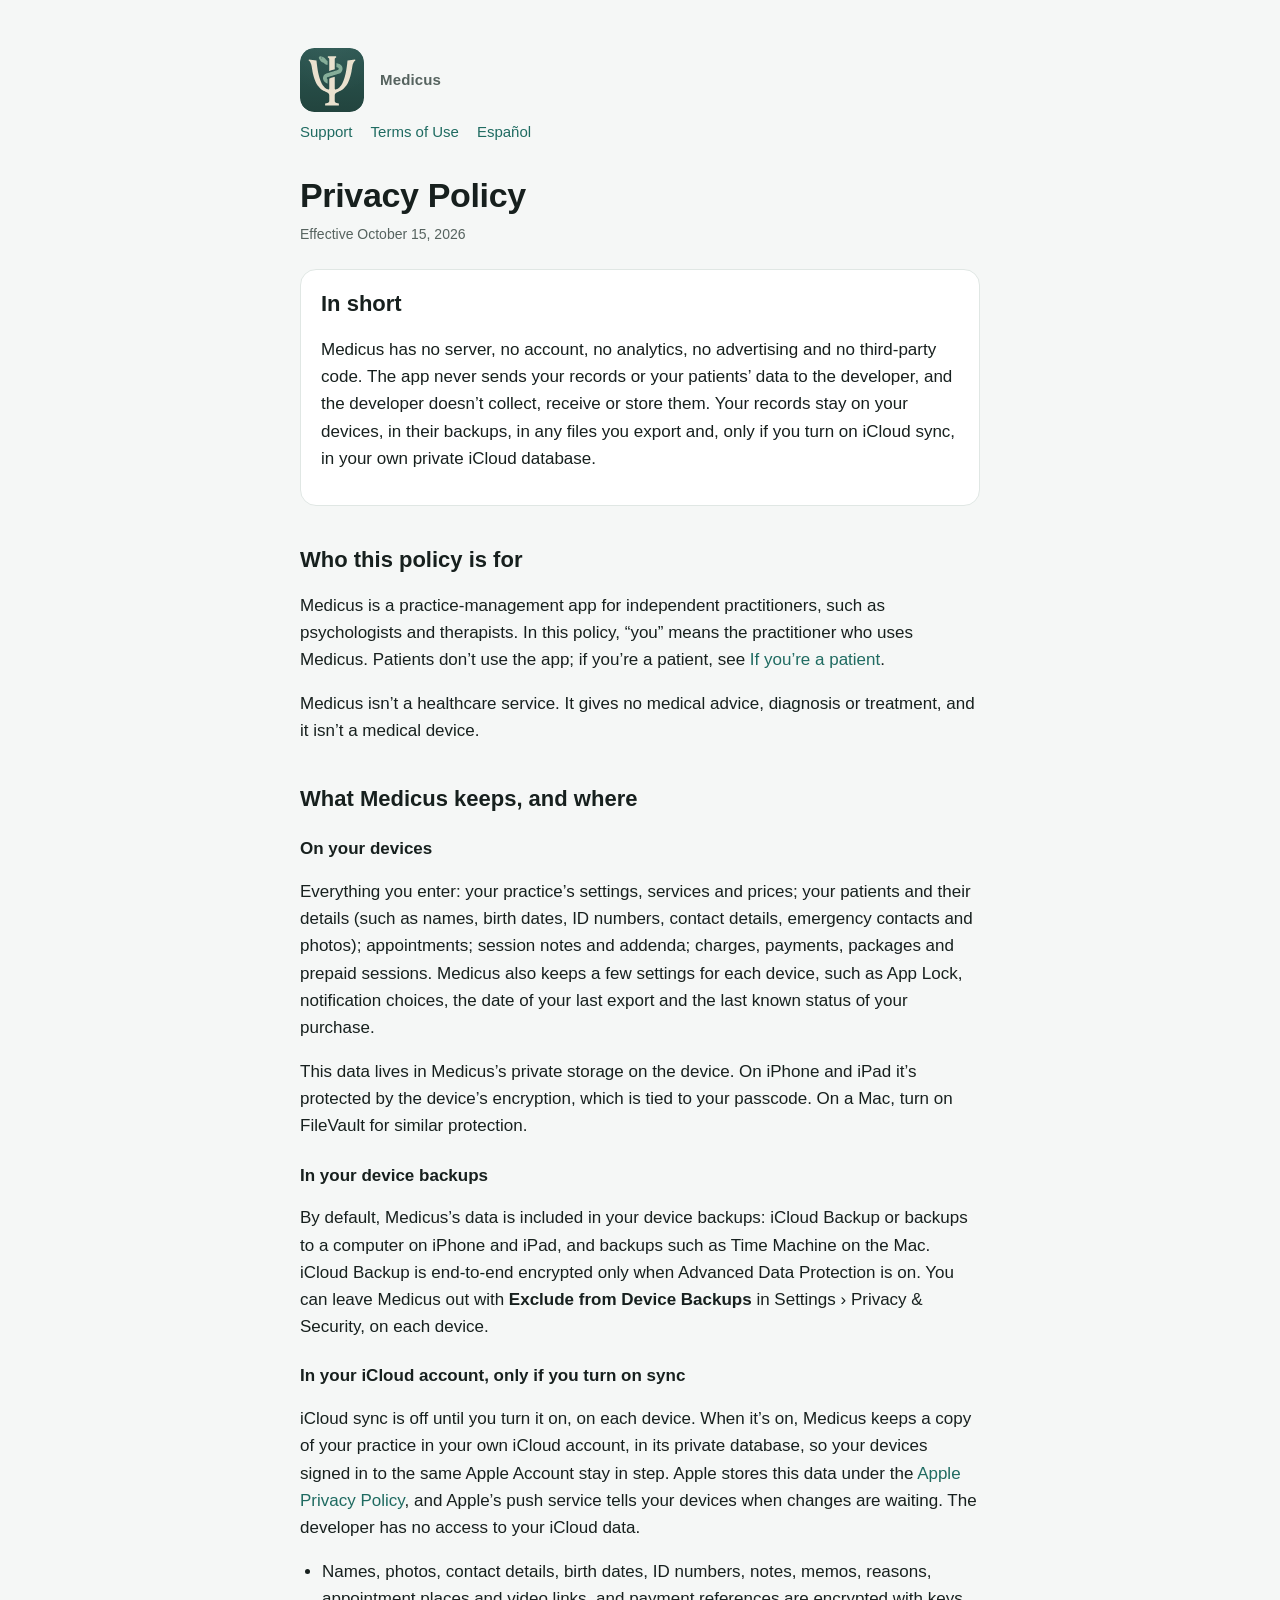
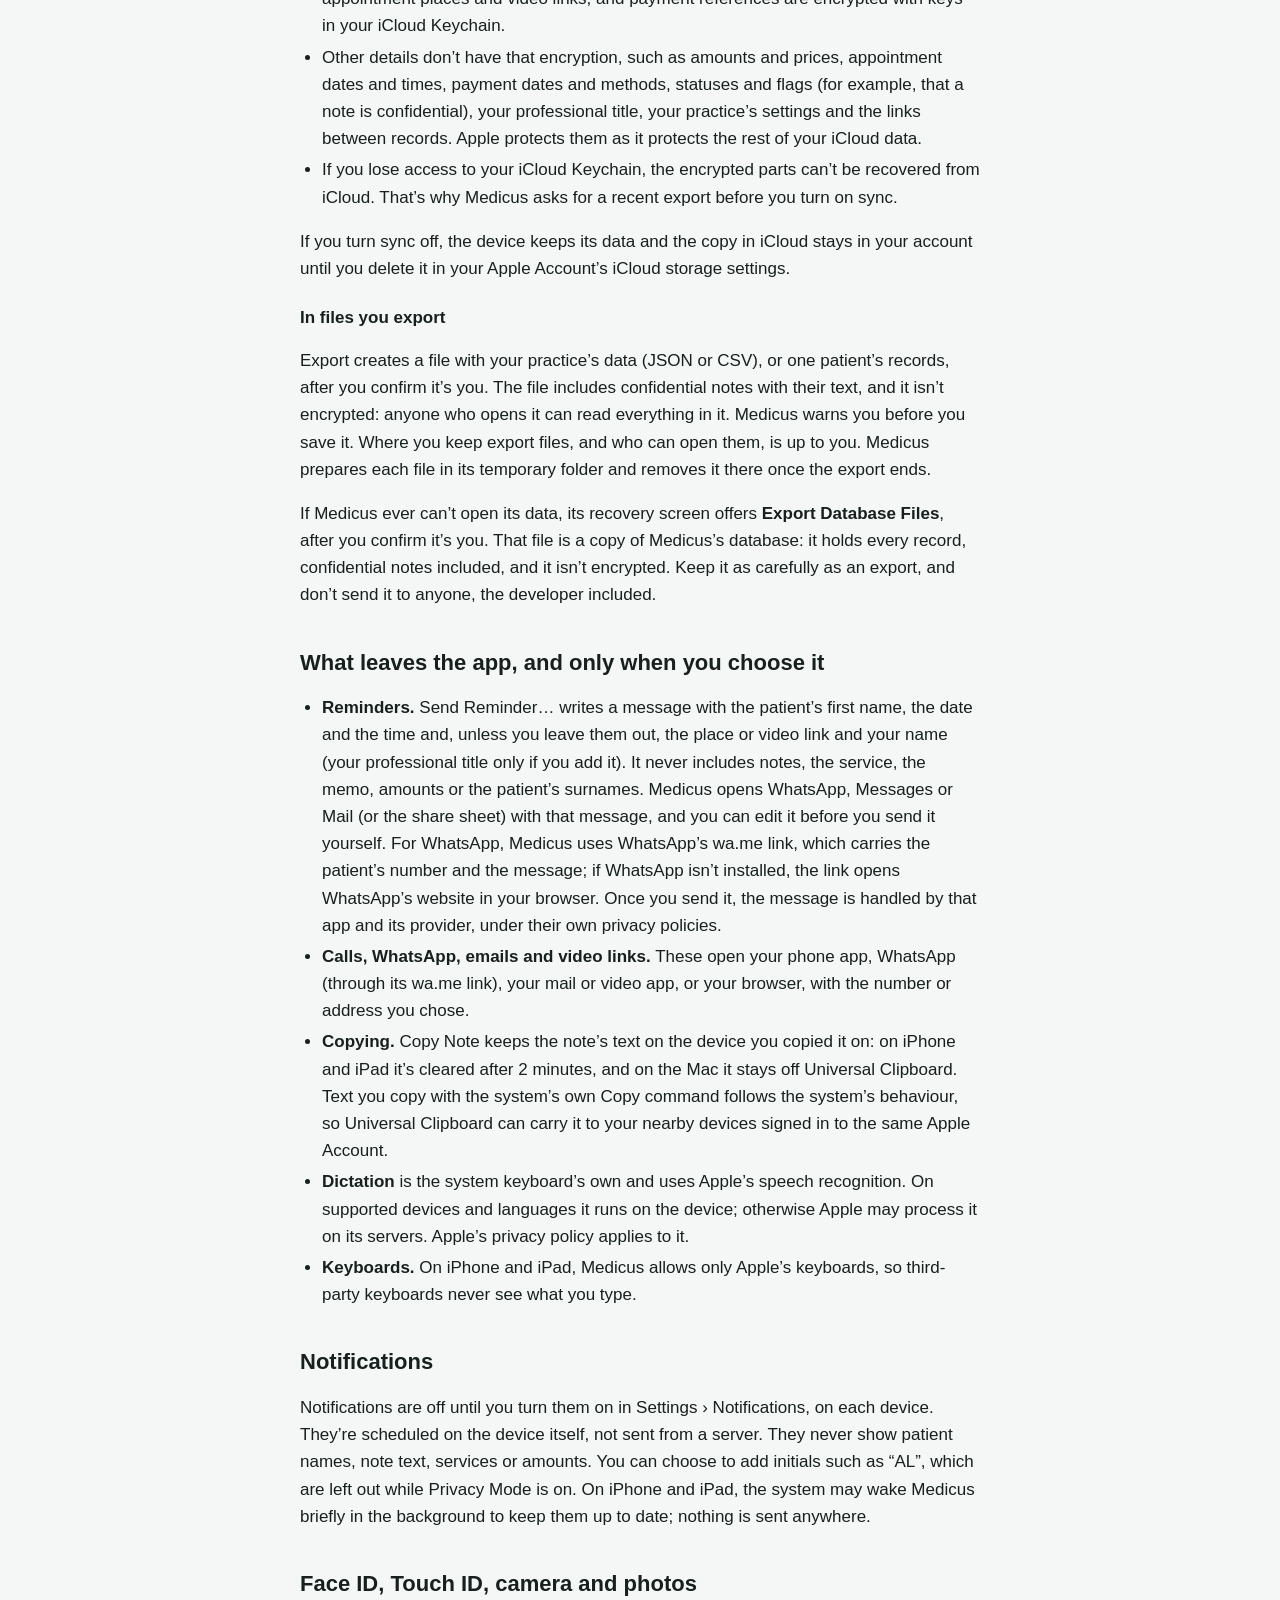
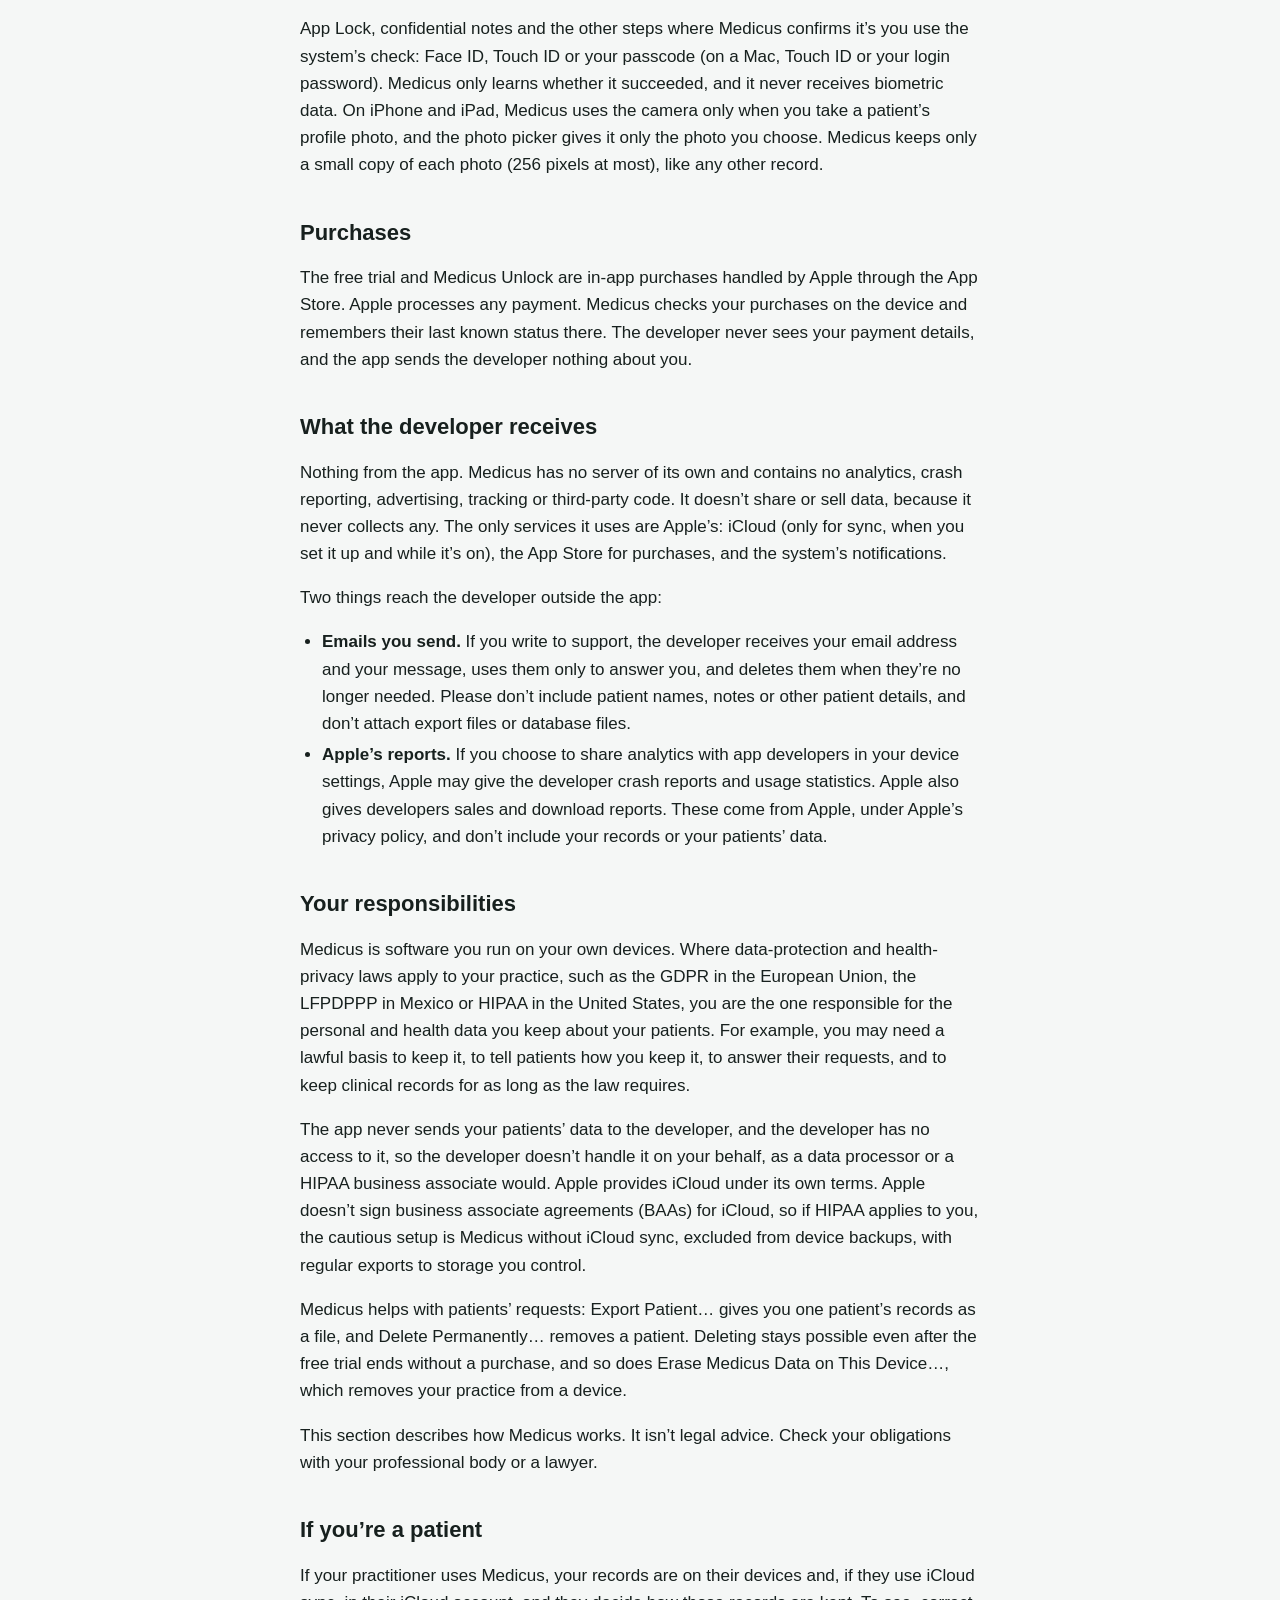
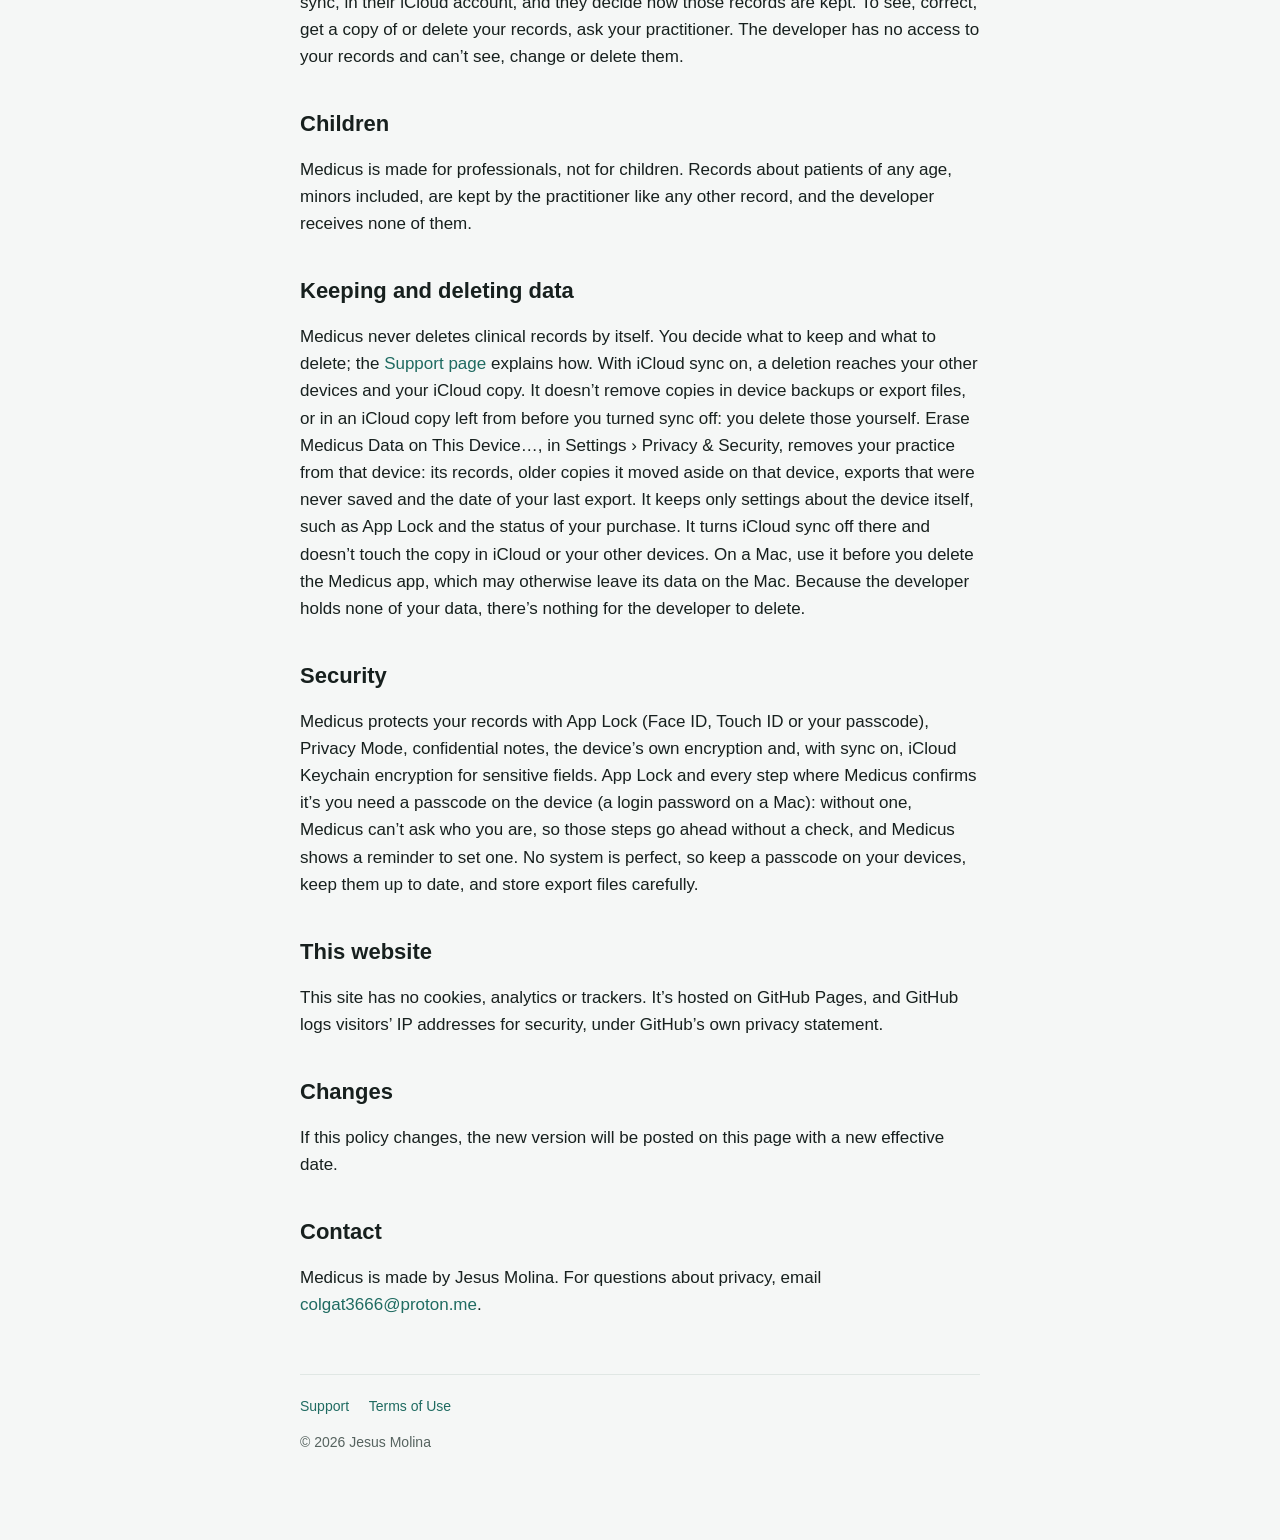
<file: privacy.html>
<!doctype html>
<html lang="en">
<head>
  <meta charset="utf-8">
  <meta name="viewport" content="width=device-width, initial-scale=1">
  <title>Medicus Privacy Policy</title>
  <meta name="description" content="Medicus has no server and its developer collects no data. Your records stay on your devices and in your own iCloud.">
  <link rel="icon" href="logo.svg" type="image/svg+xml">
  <link rel="alternate" hreflang="en" href="privacy.html">
  <link rel="alternate" hreflang="es" href="es/privacy.html">
  <link rel="stylesheet" href="style.css">
</head>
<body>
<main>
  <header>
    <img src="logo.svg" alt="">
    <span class="name">Medicus</span>
  </header>
  <nav aria-label="Site">
    <a href="./">Support</a>
    <a href="https://www.apple.com/legal/internet-services/itunes/dev/stdeula/">Terms of Use</a>
    <a href="es/privacy.html" hreflang="es" lang="es">Español</a>
  </nav>

  <h1>Privacy Policy</h1>
  <p class="updated">Effective October 15, 2026</p>

  <div class="card">
    <h2>In short</h2>
    <p>Medicus has no server, no account, no analytics, no advertising and no third-party code. The app never sends your records or your patients’ data to the developer, and the developer doesn’t collect, receive or store them. Your records stay on your devices, in their backups, in any files you export and, only if you turn on iCloud sync, in your own private iCloud database.</p>
  </div>

  <h2>Who this policy is for</h2>
  <p>Medicus is a practice-management app for independent practitioners, such as psychologists and therapists. In this policy, “you” means the practitioner who uses Medicus. Patients don’t use the app; if you’re a patient, see <a href="#patients">If you’re a patient</a>.</p>
  <p>Medicus isn’t a healthcare service. It gives no medical advice, diagnosis or treatment, and it isn’t a medical device.</p>

  <h2>What Medicus keeps, and where</h2>

  <h3>On your devices</h3>
  <p>Everything you enter: your practice’s settings, services and prices; your patients and their details (such as names, birth dates, ID numbers, contact details, emergency contacts and photos); appointments; session notes and addenda; charges, payments, packages and prepaid sessions. Medicus also keeps a few settings for each device, such as App Lock, notification choices, the date of your last export and the last known status of your purchase.</p>
  <p>This data lives in Medicus’s private storage on the device. On iPhone and iPad it’s protected by the device’s encryption, which is tied to your passcode. On a Mac, turn on FileVault for similar protection.</p>

  <h3>In your device backups</h3>
  <p>By default, Medicus’s data is included in your device backups: iCloud Backup or backups to a computer on iPhone and iPad, and backups such as Time Machine on the Mac. iCloud Backup is end-to-end encrypted only when Advanced Data Protection is on. You can leave Medicus out with <strong>Exclude from Device Backups</strong> in Settings › Privacy &amp; Security, on each device.</p>

  <h3>In your iCloud account, only if you turn on sync</h3>
  <p>iCloud sync is off until you turn it on, on each device. When it’s on, Medicus keeps a copy of your practice in your own iCloud account, in its private database, so your devices signed in to the same Apple Account stay in step. Apple stores this data under the <a href="https://www.apple.com/legal/privacy/">Apple Privacy Policy</a>, and Apple’s push service tells your devices when changes are waiting. The developer has no access to your iCloud data.</p>
  <ul>
    <li>Names, photos, contact details, birth dates, ID numbers, notes, memos, reasons, appointment places and video links, and payment references are encrypted with keys in your iCloud Keychain.</li>
    <li>Other details don’t have that encryption, such as amounts and prices, appointment dates and times, payment dates and methods, statuses and flags (for example, that a note is confidential), your professional title, your practice’s settings and the links between records. Apple protects them as it protects the rest of your iCloud data.</li>
    <li>If you lose access to your iCloud Keychain, the encrypted parts can’t be recovered from iCloud. That’s why Medicus asks for a recent export before you turn on sync.</li>
  </ul>
  <p>If you turn sync off, the device keeps its data and the copy in iCloud stays in your account until you delete it in your Apple Account’s iCloud storage settings.</p>

  <h3>In files you export</h3>
  <p>Export creates a file with your practice’s data (JSON or CSV), or one patient’s records, after you confirm it’s you. The file includes confidential notes with their text, and it isn’t encrypted: anyone who opens it can read everything in it. Medicus warns you before you save it. Where you keep export files, and who can open them, is up to you. Medicus prepares each file in its temporary folder and removes it there once the export ends.</p>
  <p>If Medicus ever can’t open its data, its recovery screen offers <strong>Export Database Files</strong>, after you confirm it’s you. That file is a copy of Medicus’s database: it holds every record, confidential notes included, and it isn’t encrypted. Keep it as carefully as an export, and don’t send it to anyone, the developer included.</p>

  <h2>What leaves the app, and only when you choose it</h2>
  <ul>
    <li><strong>Reminders.</strong> Send Reminder… writes a message with the patient’s first name, the date and the time and, unless you leave them out, the place or video link and your name (your professional title only if you add it). It never includes notes, the service, the memo, amounts or the patient’s surnames. Medicus opens WhatsApp, Messages or Mail (or the share sheet) with that message, and you can edit it before you send it yourself. For WhatsApp, Medicus uses WhatsApp’s wa.me link, which carries the patient’s number and the message; if WhatsApp isn’t installed, the link opens WhatsApp’s website in your browser. Once you send it, the message is handled by that app and its provider, under their own privacy policies.</li>
    <li><strong>Calls, WhatsApp, emails and video links.</strong> These open your phone app, WhatsApp (through its wa.me link), your mail or video app, or your browser, with the number or address you chose.</li>
    <li><strong>Copying.</strong> Copy Note keeps the note’s text on the device you copied it on: on iPhone and iPad it’s cleared after 2 minutes, and on the Mac it stays off Universal Clipboard. Text you copy with the system’s own Copy command follows the system’s behaviour, so Universal Clipboard can carry it to your nearby devices signed in to the same Apple Account.</li>
    <li><strong>Dictation</strong> is the system keyboard’s own and uses Apple’s speech recognition. On supported devices and languages it runs on the device; otherwise Apple may process it on its servers. Apple’s privacy policy applies to it.</li>
    <li><strong>Keyboards.</strong> On iPhone and iPad, Medicus allows only Apple’s keyboards, so third-party keyboards never see what you type.</li>
  </ul>

  <h2>Notifications</h2>
  <p>Notifications are off until you turn them on in Settings › Notifications, on each device. They’re scheduled on the device itself, not sent from a server. They never show patient names, note text, services or amounts. You can choose to add initials such as “AL”, which are left out while Privacy Mode is on. On iPhone and iPad, the system may wake Medicus briefly in the background to keep them up to date; nothing is sent anywhere.</p>

  <h2>Face ID, Touch ID, camera and photos</h2>
  <p>App Lock, confidential notes and the other steps where Medicus confirms it’s you use the system’s check: Face ID, Touch ID or your passcode (on a Mac, Touch ID or your login password). Medicus only learns whether it succeeded, and it never receives biometric data. On iPhone and iPad, Medicus uses the camera only when you take a patient’s profile photo, and the photo picker gives it only the photo you choose. Medicus keeps only a small copy of each photo (256 pixels at most), like any other record.</p>

  <h2>Purchases</h2>
  <p>The free trial and Medicus Unlock are in-app purchases handled by Apple through the App Store. Apple processes any payment. Medicus checks your purchases on the device and remembers their last known status there. The developer never sees your payment details, and the app sends the developer nothing about you.</p>

  <h2>What the developer receives</h2>
  <p>Nothing from the app. Medicus has no server of its own and contains no analytics, crash reporting, advertising, tracking or third-party code. It doesn’t share or sell data, because it never collects any. The only services it uses are Apple’s: iCloud (only for sync, when you set it up and while it’s on), the App Store for purchases, and the system’s notifications.</p>
  <p>Two things reach the developer outside the app:</p>
  <ul>
    <li><strong>Emails you send.</strong> If you write to support, the developer receives your email address and your message, uses them only to answer you, and deletes them when they’re no longer needed. Please don’t include patient names, notes or other patient details, and don’t attach export files or database files.</li>
    <li><strong>Apple’s reports.</strong> If you choose to share analytics with app developers in your device settings, Apple may give the developer crash reports and usage statistics. Apple also gives developers sales and download reports. These come from Apple, under Apple’s privacy policy, and don’t include your records or your patients’ data.</li>
  </ul>

  <h2 id="responsibilities">Your responsibilities</h2>
  <p>Medicus is software you run on your own devices. Where data-protection and health-privacy laws apply to your practice, such as the GDPR in the European Union, the LFPDPPP in Mexico or HIPAA in the United States, you are the one responsible for the personal and health data you keep about your patients. For example, you may need a lawful basis to keep it, to tell patients how you keep it, to answer their requests, and to keep clinical records for as long as the law requires.</p>
  <p>The app never sends your patients’ data to the developer, and the developer has no access to it, so the developer doesn’t handle it on your behalf, as a data processor or a HIPAA business associate would. Apple provides iCloud under its own terms. Apple doesn’t sign business associate agreements (BAAs) for iCloud, so if HIPAA applies to you, the cautious setup is Medicus without iCloud sync, excluded from device backups, with regular exports to storage you control.</p>
  <p>Medicus helps with patients’ requests: Export Patient… gives you one patient’s records as a file, and Delete Permanently… removes a patient. Deleting stays possible even after the free trial ends without a purchase, and so does Erase Medicus Data on This Device…, which removes your practice from a device.</p>
  <p>This section describes how Medicus works. It isn’t legal advice. Check your obligations with your professional body or a lawyer.</p>

  <h2 id="patients">If you’re a patient</h2>
  <p>If your practitioner uses Medicus, your records are on their devices and, if they use iCloud sync, in their iCloud account, and they decide how those records are kept. To see, correct, get a copy of or delete your records, ask your practitioner. The developer has no access to your records and can’t see, change or delete them.</p>

  <h2>Children</h2>
  <p>Medicus is made for professionals, not for children. Records about patients of any age, minors included, are kept by the practitioner like any other record, and the developer receives none of them.</p>

  <h2>Keeping and deleting data</h2>
  <p>Medicus never deletes clinical records by itself. You decide what to keep and what to delete; the <a href="./#faq">Support page</a> explains how. With iCloud sync on, a deletion reaches your other devices and your iCloud copy. It doesn’t remove copies in device backups or export files, or in an iCloud copy left from before you turned sync off: you delete those yourself. Erase Medicus Data on This Device…, in Settings › Privacy &amp; Security, removes your practice from that device: its records, older copies it moved aside on that device, exports that were never saved and the date of your last export. It keeps only settings about the device itself, such as App Lock and the status of your purchase. It turns iCloud sync off there and doesn’t touch the copy in iCloud or your other devices. On a Mac, use it before you delete the Medicus app, which may otherwise leave its data on the Mac. Because the developer holds none of your data, there’s nothing for the developer to delete.</p>

  <h2>Security</h2>
  <p>Medicus protects your records with App Lock (Face ID, Touch ID or your passcode), Privacy Mode, confidential notes, the device’s own encryption and, with sync on, iCloud Keychain encryption for sensitive fields. App Lock and every step where Medicus confirms it’s you need a passcode on the device (a login password on a Mac): without one, Medicus can’t ask who you are, so those steps go ahead without a check, and Medicus shows a reminder to set one. No system is perfect, so keep a passcode on your devices, keep them up to date, and store export files carefully.</p>

  <h2>This website</h2>
  <p>This site has no cookies, analytics or trackers. It’s hosted on GitHub Pages, and GitHub logs visitors’ IP addresses for security, under GitHub’s own privacy statement.</p>

  <h2>Changes</h2>
  <p>If this policy changes, the new version will be posted on this page with a new effective date.</p>

  <h2>Contact</h2>
  <p>Medicus is made by Jesus Molina. For questions about privacy, email <a href="mailto:colgat3666@proton.me">colgat3666@proton.me</a>.</p>

  <footer>
    <a href="./">Support</a>
    <a href="https://www.apple.com/legal/internet-services/itunes/dev/stdeula/">Terms of Use</a>
    <p>© 2026 Jesus Molina</p>
  </footer>
</main>
</body>
</html>
</file>
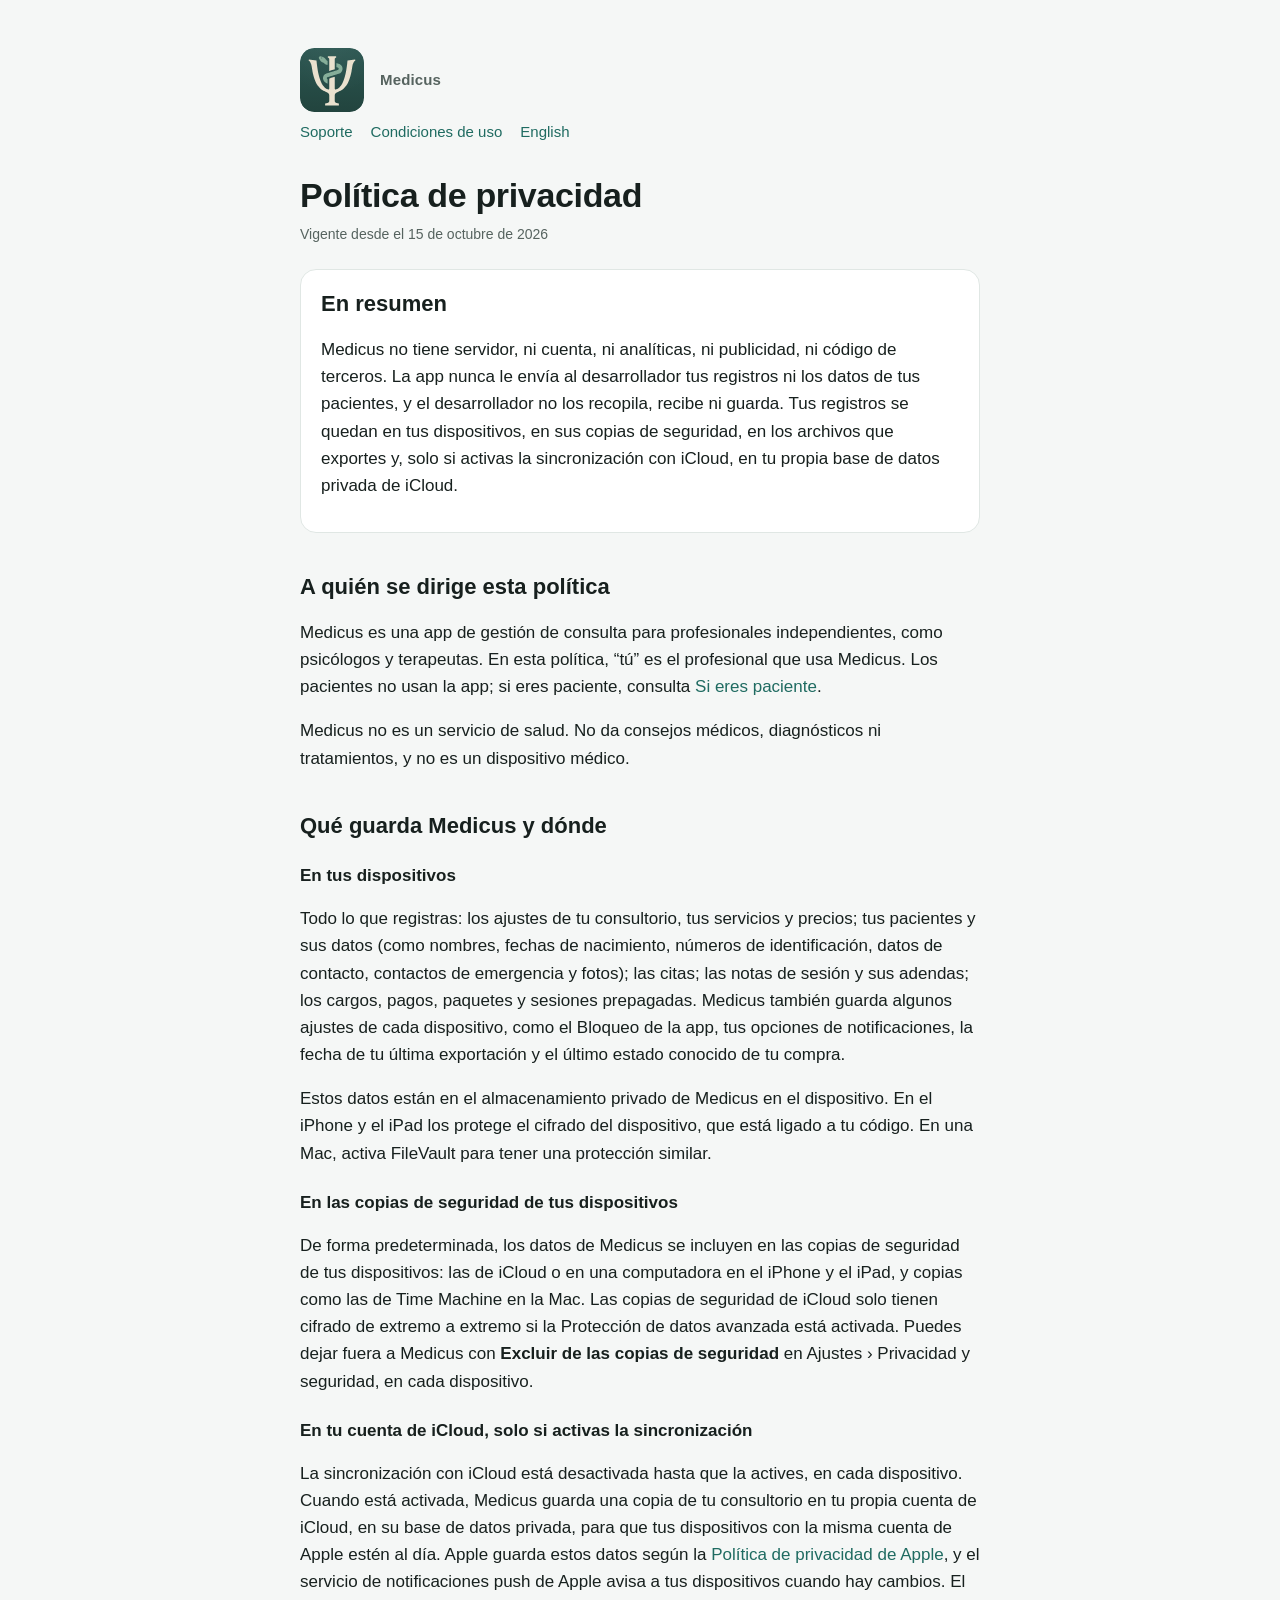
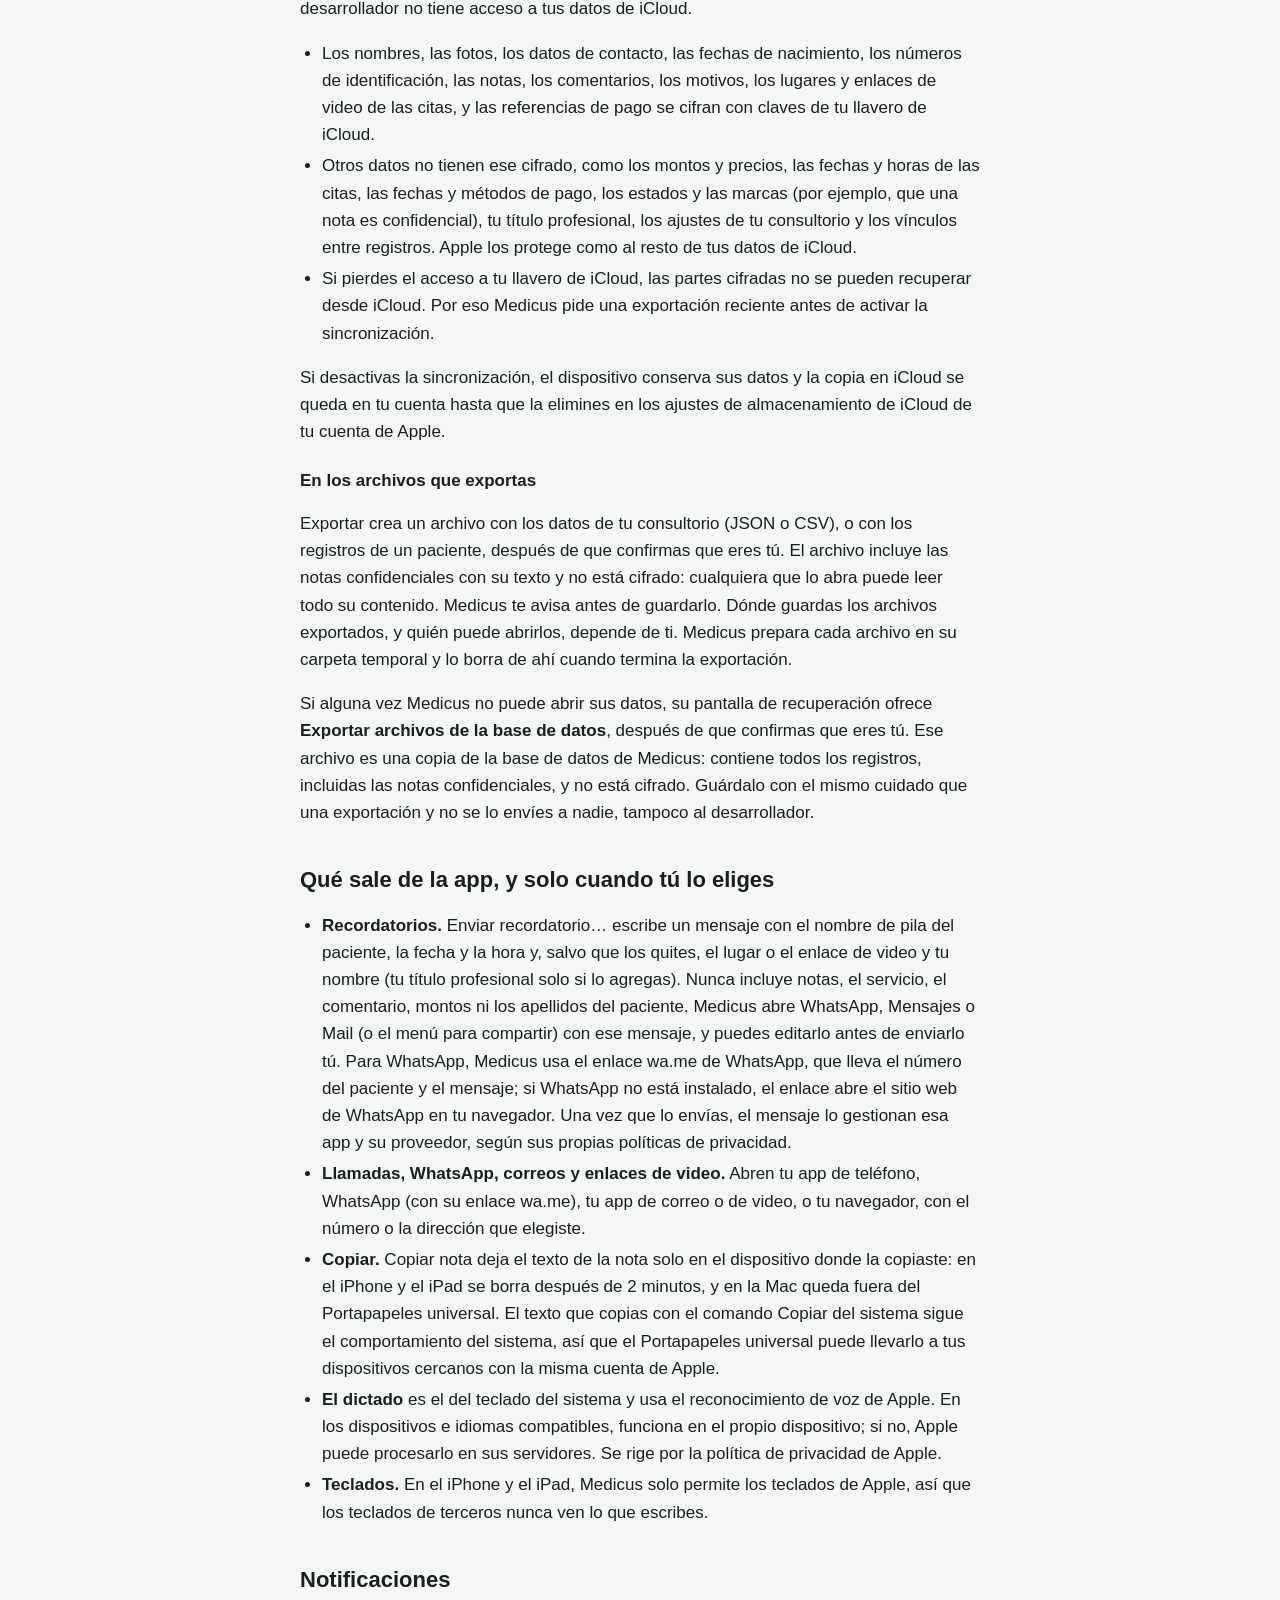
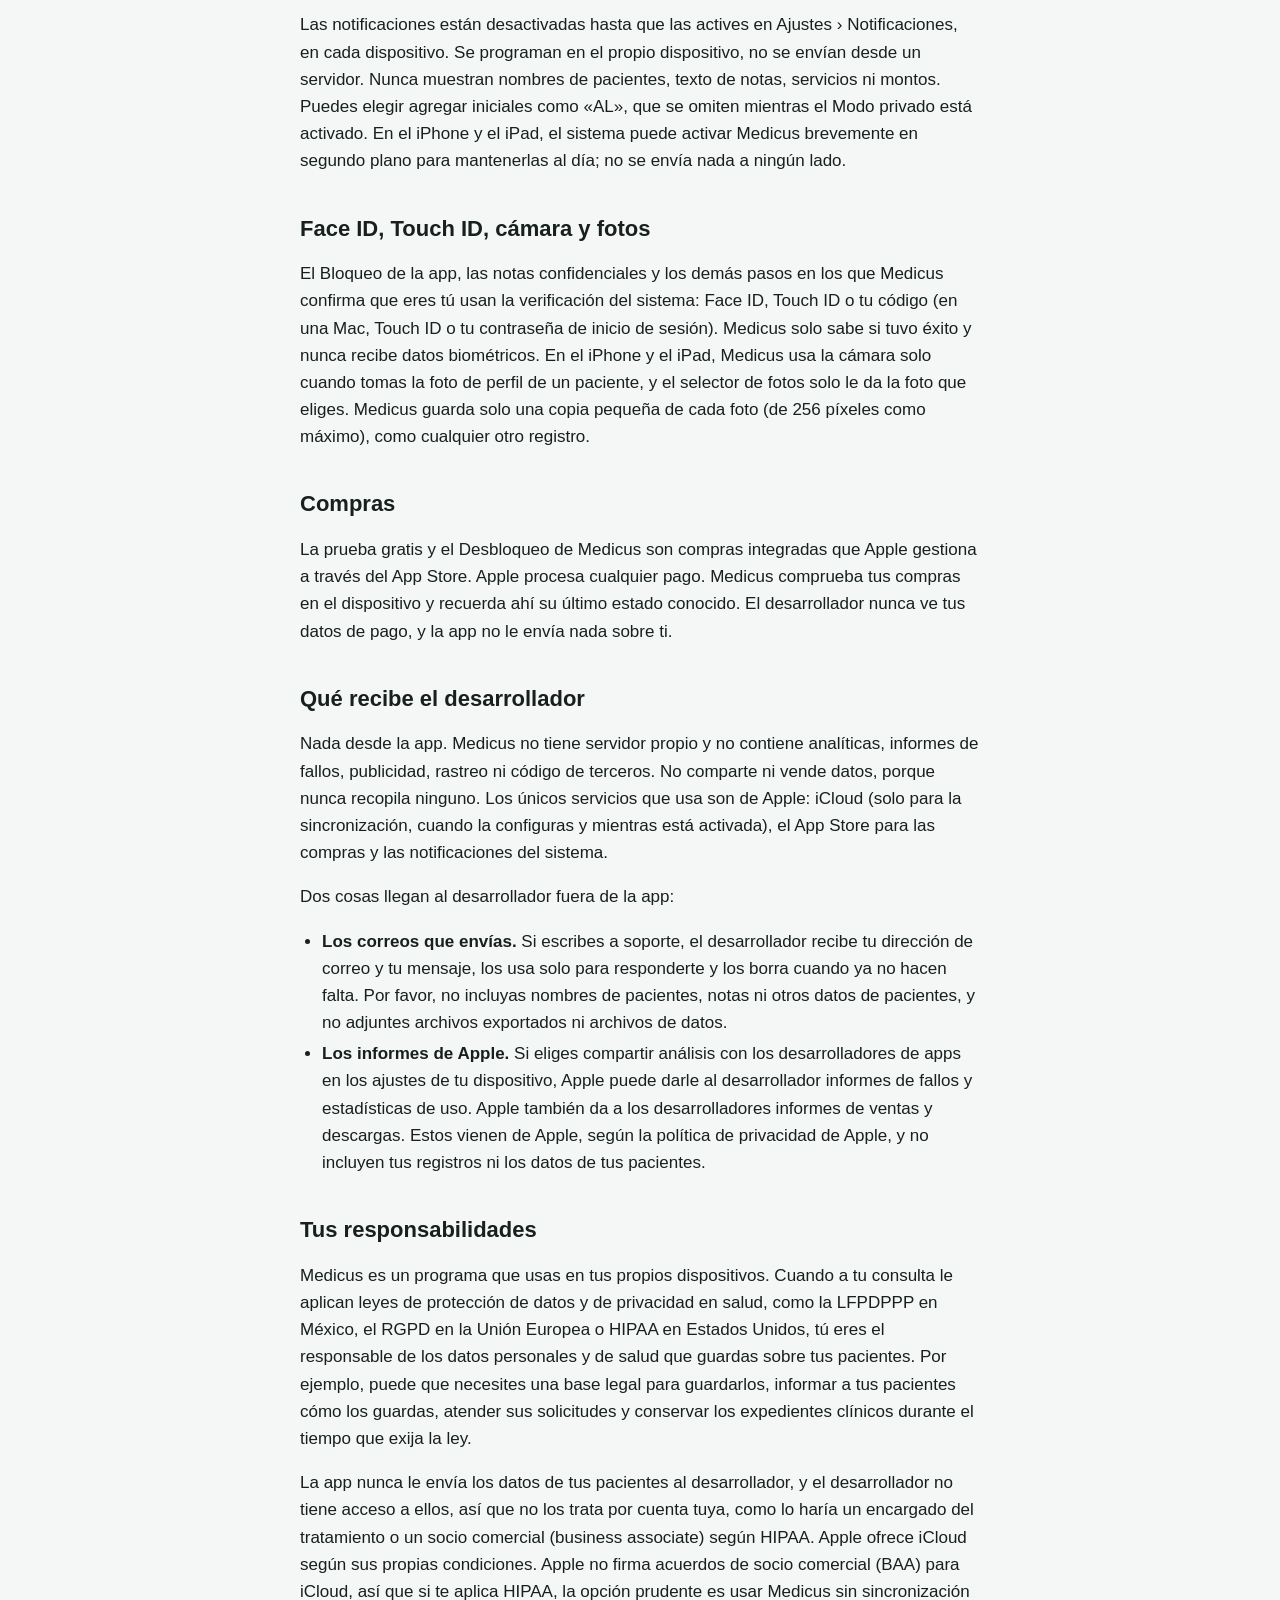
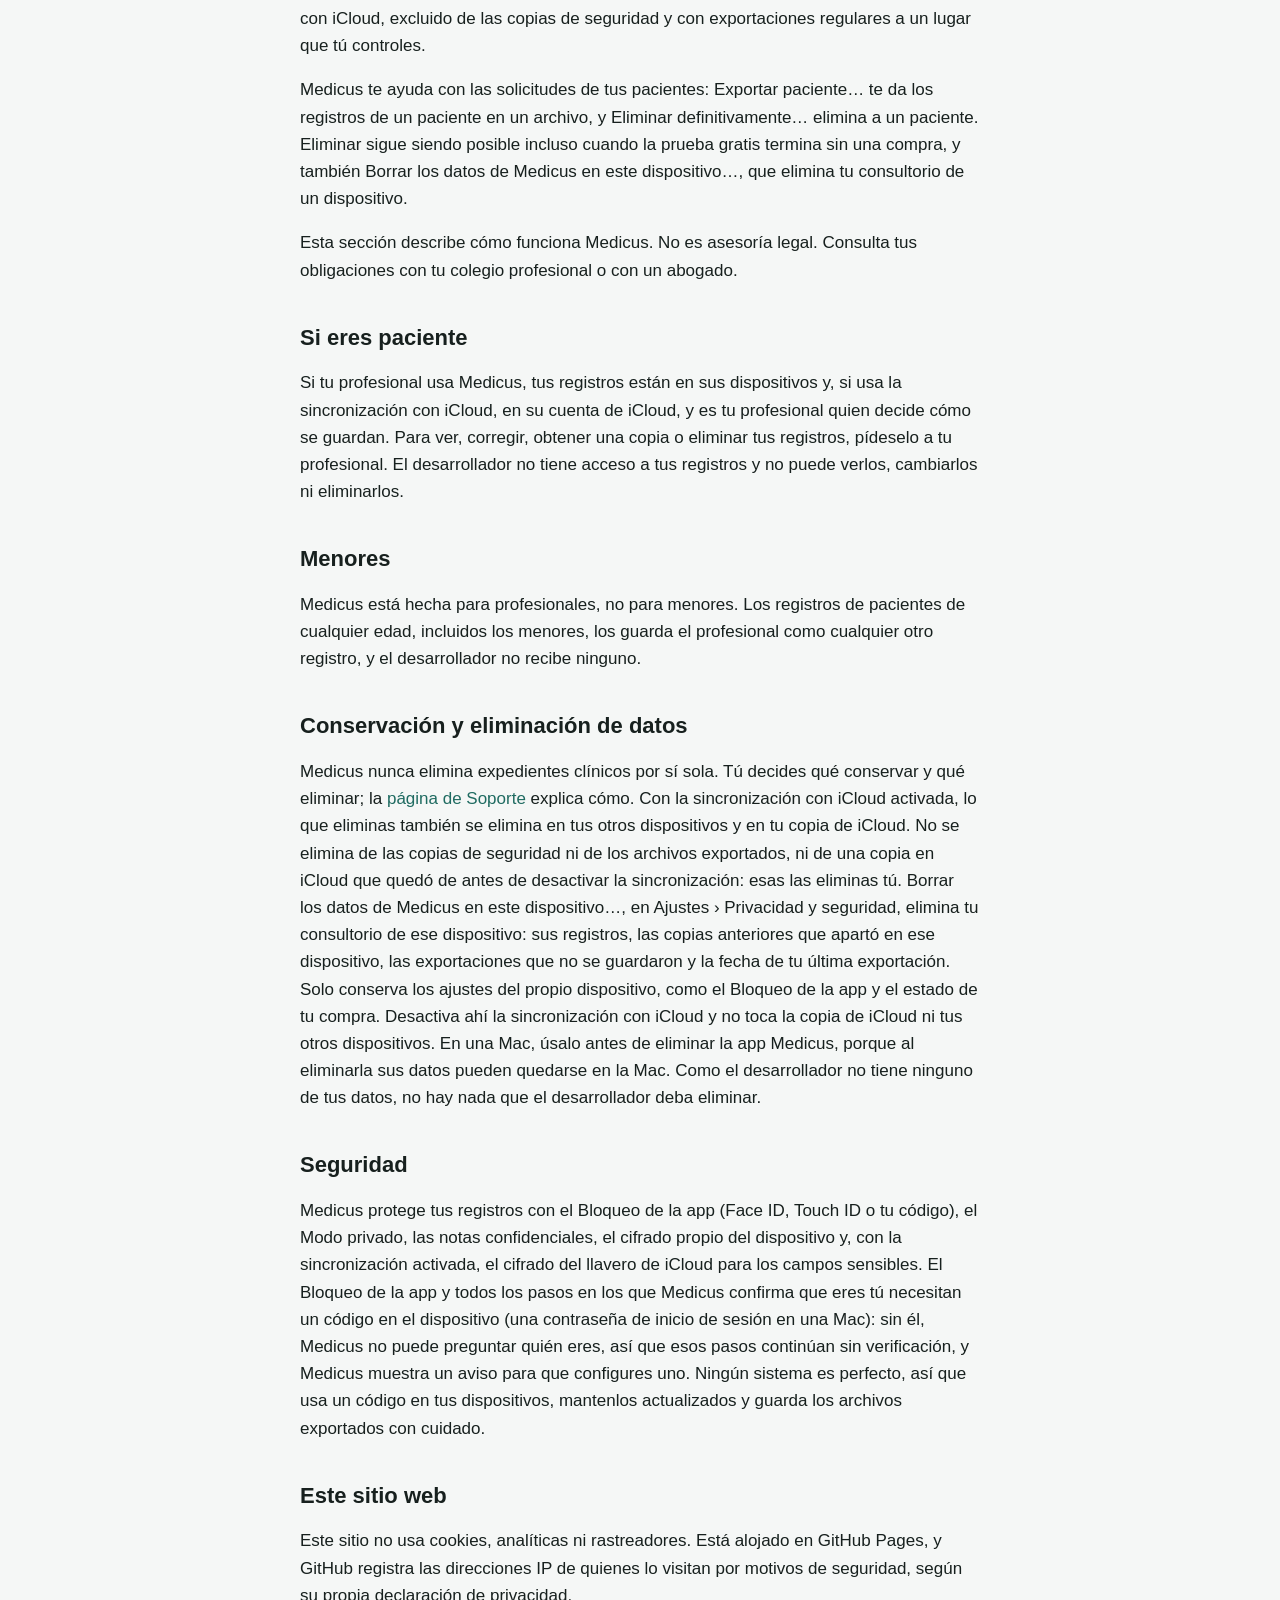
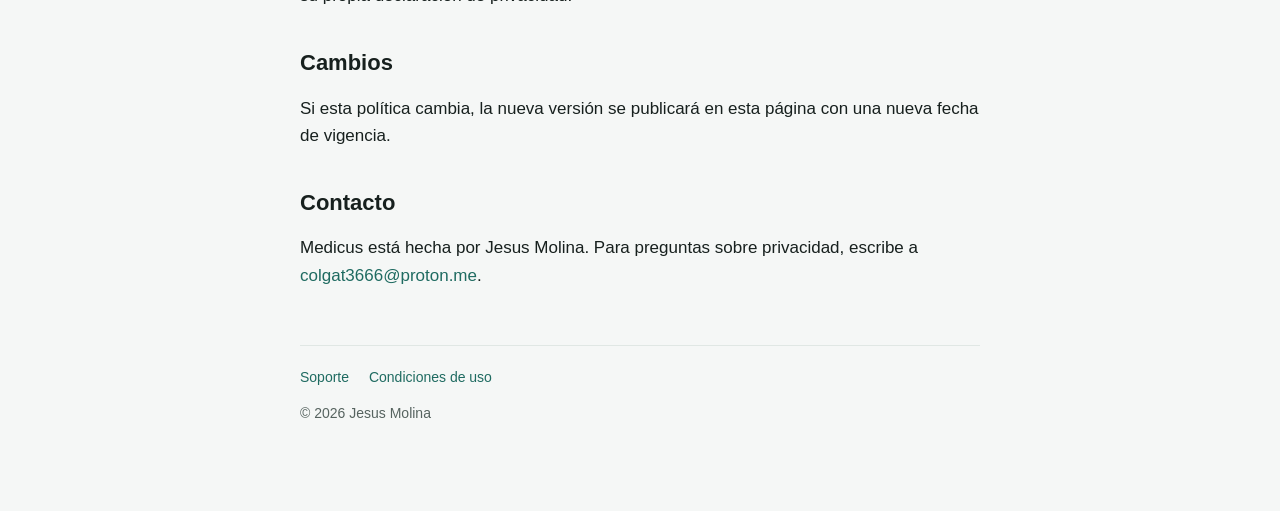
<file: es/privacy.html>
<!doctype html>
<html lang="es">
<head>
  <meta charset="utf-8">
  <meta name="viewport" content="width=device-width, initial-scale=1">
  <title>Política de privacidad de Medicus</title>
  <meta name="description" content="Medicus no tiene servidor y su desarrollador no recopila datos. Tus registros se quedan en tus dispositivos y en tu propio iCloud.">
  <link rel="icon" href="../logo.svg" type="image/svg+xml">
  <link rel="alternate" hreflang="es" href="privacy.html">
  <link rel="alternate" hreflang="en" href="../privacy.html">
  <link rel="stylesheet" href="../style.css">
</head>
<body>
<main>
  <header>
    <img src="../logo.svg" alt="">
    <span class="name">Medicus</span>
  </header>
  <nav aria-label="Sitio">
    <a href="./">Soporte</a>
    <a href="https://www.apple.com/legal/internet-services/itunes/dev/stdeula/">Condiciones de uso</a>
    <a href="../privacy.html" hreflang="en" lang="en">English</a>
  </nav>

  <h1>Política de privacidad</h1>
  <p class="updated">Vigente desde el 15 de octubre de 2026</p>

  <div class="card">
    <h2>En resumen</h2>
    <p>Medicus no tiene servidor, ni cuenta, ni analíticas, ni publicidad, ni código de terceros. La app nunca le envía al desarrollador tus registros ni los datos de tus pacientes, y el desarrollador no los recopila, recibe ni guarda. Tus registros se quedan en tus dispositivos, en sus copias de seguridad, en los archivos que exportes y, solo si activas la sincronización con iCloud, en tu propia base de datos privada de iCloud.</p>
  </div>

  <h2>A quién se dirige esta política</h2>
  <p>Medicus es una app de gestión de consulta para profesionales independientes, como psicólogos y terapeutas. En esta política, “tú” es el profesional que usa Medicus. Los pacientes no usan la app; si eres paciente, consulta <a href="#pacientes">Si eres paciente</a>.</p>
  <p>Medicus no es un servicio de salud. No da consejos médicos, diagnósticos ni tratamientos, y no es un dispositivo médico.</p>

  <h2>Qué guarda Medicus y dónde</h2>

  <h3>En tus dispositivos</h3>
  <p>Todo lo que registras: los ajustes de tu consultorio, tus servicios y precios; tus pacientes y sus datos (como nombres, fechas de nacimiento, números de identificación, datos de contacto, contactos de emergencia y fotos); las citas; las notas de sesión y sus adendas; los cargos, pagos, paquetes y sesiones prepagadas. Medicus también guarda algunos ajustes de cada dispositivo, como el Bloqueo de la app, tus opciones de notificaciones, la fecha de tu última exportación y el último estado conocido de tu compra.</p>
  <p>Estos datos están en el almacenamiento privado de Medicus en el dispositivo. En el iPhone y el iPad los protege el cifrado del dispositivo, que está ligado a tu código. En una Mac, activa FileVault para tener una protección similar.</p>

  <h3>En las copias de seguridad de tus dispositivos</h3>
  <p>De forma predeterminada, los datos de Medicus se incluyen en las copias de seguridad de tus dispositivos: las de iCloud o en una computadora en el iPhone y el iPad, y copias como las de Time Machine en la Mac. Las copias de seguridad de iCloud solo tienen cifrado de extremo a extremo si la Protección de datos avanzada está activada. Puedes dejar fuera a Medicus con <strong>Excluir de las copias de seguridad</strong> en Ajustes › Privacidad y seguridad, en cada dispositivo.</p>

  <h3>En tu cuenta de iCloud, solo si activas la sincronización</h3>
  <p>La sincronización con iCloud está desactivada hasta que la actives, en cada dispositivo. Cuando está activada, Medicus guarda una copia de tu consultorio en tu propia cuenta de iCloud, en su base de datos privada, para que tus dispositivos con la misma cuenta de Apple estén al día. Apple guarda estos datos según la <a href="https://www.apple.com/legal/privacy/">Política de privacidad de Apple</a>, y el servicio de notificaciones push de Apple avisa a tus dispositivos cuando hay cambios. El desarrollador no tiene acceso a tus datos de iCloud.</p>
  <ul>
    <li>Los nombres, las fotos, los datos de contacto, las fechas de nacimiento, los números de identificación, las notas, los comentarios, los motivos, los lugares y enlaces de video de las citas, y las referencias de pago se cifran con claves de tu llavero de iCloud.</li>
    <li>Otros datos no tienen ese cifrado, como los montos y precios, las fechas y horas de las citas, las fechas y métodos de pago, los estados y las marcas (por ejemplo, que una nota es confidencial), tu título profesional, los ajustes de tu consultorio y los vínculos entre registros. Apple los protege como al resto de tus datos de iCloud.</li>
    <li>Si pierdes el acceso a tu llavero de iCloud, las partes cifradas no se pueden recuperar desde iCloud. Por eso Medicus pide una exportación reciente antes de activar la sincronización.</li>
  </ul>
  <p>Si desactivas la sincronización, el dispositivo conserva sus datos y la copia en iCloud se queda en tu cuenta hasta que la elimines en los ajustes de almacenamiento de iCloud de tu cuenta de Apple.</p>

  <h3>En los archivos que exportas</h3>
  <p>Exportar crea un archivo con los datos de tu consultorio (JSON o CSV), o con los registros de un paciente, después de que confirmas que eres tú. El archivo incluye las notas confidenciales con su texto y no está cifrado: cualquiera que lo abra puede leer todo su contenido. Medicus te avisa antes de guardarlo. Dónde guardas los archivos exportados, y quién puede abrirlos, depende de ti. Medicus prepara cada archivo en su carpeta temporal y lo borra de ahí cuando termina la exportación.</p>
  <p>Si alguna vez Medicus no puede abrir sus datos, su pantalla de recuperación ofrece <strong>Exportar archivos de la base de datos</strong>, después de que confirmas que eres tú. Ese archivo es una copia de la base de datos de Medicus: contiene todos los registros, incluidas las notas confidenciales, y no está cifrado. Guárdalo con el mismo cuidado que una exportación y no se lo envíes a nadie, tampoco al desarrollador.</p>

  <h2>Qué sale de la app, y solo cuando tú lo eliges</h2>
  <ul>
    <li><strong>Recordatorios.</strong> Enviar recordatorio… escribe un mensaje con el nombre de pila del paciente, la fecha y la hora y, salvo que los quites, el lugar o el enlace de video y tu nombre (tu título profesional solo si lo agregas). Nunca incluye notas, el servicio, el comentario, montos ni los apellidos del paciente. Medicus abre WhatsApp, Mensajes o Mail (o el menú para compartir) con ese mensaje, y puedes editarlo antes de enviarlo tú. Para WhatsApp, Medicus usa el enlace wa.me de WhatsApp, que lleva el número del paciente y el mensaje; si WhatsApp no está instalado, el enlace abre el sitio web de WhatsApp en tu navegador. Una vez que lo envías, el mensaje lo gestionan esa app y su proveedor, según sus propias políticas de privacidad.</li>
    <li><strong>Llamadas, WhatsApp, correos y enlaces de video.</strong> Abren tu app de teléfono, WhatsApp (con su enlace wa.me), tu app de correo o de video, o tu navegador, con el número o la dirección que elegiste.</li>
    <li><strong>Copiar.</strong> Copiar nota deja el texto de la nota solo en el dispositivo donde la copiaste: en el iPhone y el iPad se borra después de 2 minutos, y en la Mac queda fuera del Portapapeles universal. El texto que copias con el comando Copiar del sistema sigue el comportamiento del sistema, así que el Portapapeles universal puede llevarlo a tus dispositivos cercanos con la misma cuenta de Apple.</li>
    <li><strong>El dictado</strong> es el del teclado del sistema y usa el reconocimiento de voz de Apple. En los dispositivos e idiomas compatibles, funciona en el propio dispositivo; si no, Apple puede procesarlo en sus servidores. Se rige por la política de privacidad de Apple.</li>
    <li><strong>Teclados.</strong> En el iPhone y el iPad, Medicus solo permite los teclados de Apple, así que los teclados de terceros nunca ven lo que escribes.</li>
  </ul>

  <h2>Notificaciones</h2>
  <p>Las notificaciones están desactivadas hasta que las actives en Ajustes › Notificaciones, en cada dispositivo. Se programan en el propio dispositivo, no se envían desde un servidor. Nunca muestran nombres de pacientes, texto de notas, servicios ni montos. Puedes elegir agregar iniciales como «AL», que se omiten mientras el Modo privado está activado. En el iPhone y el iPad, el sistema puede activar Medicus brevemente en segundo plano para mantenerlas al día; no se envía nada a ningún lado.</p>

  <h2>Face ID, Touch ID, cámara y fotos</h2>
  <p>El Bloqueo de la app, las notas confidenciales y los demás pasos en los que Medicus confirma que eres tú usan la verificación del sistema: Face ID, Touch ID o tu código (en una Mac, Touch ID o tu contraseña de inicio de sesión). Medicus solo sabe si tuvo éxito y nunca recibe datos biométricos. En el iPhone y el iPad, Medicus usa la cámara solo cuando tomas la foto de perfil de un paciente, y el selector de fotos solo le da la foto que eliges. Medicus guarda solo una copia pequeña de cada foto (de 256 píxeles como máximo), como cualquier otro registro.</p>

  <h2>Compras</h2>
  <p>La prueba gratis y el Desbloqueo de Medicus son compras integradas que Apple gestiona a través del App Store. Apple procesa cualquier pago. Medicus comprueba tus compras en el dispositivo y recuerda ahí su último estado conocido. El desarrollador nunca ve tus datos de pago, y la app no le envía nada sobre ti.</p>

  <h2>Qué recibe el desarrollador</h2>
  <p>Nada desde la app. Medicus no tiene servidor propio y no contiene analíticas, informes de fallos, publicidad, rastreo ni código de terceros. No comparte ni vende datos, porque nunca recopila ninguno. Los únicos servicios que usa son de Apple: iCloud (solo para la sincronización, cuando la configuras y mientras está activada), el App Store para las compras y las notificaciones del sistema.</p>
  <p>Dos cosas llegan al desarrollador fuera de la app:</p>
  <ul>
    <li><strong>Los correos que envías.</strong> Si escribes a soporte, el desarrollador recibe tu dirección de correo y tu mensaje, los usa solo para responderte y los borra cuando ya no hacen falta. Por favor, no incluyas nombres de pacientes, notas ni otros datos de pacientes, y no adjuntes archivos exportados ni archivos de datos.</li>
    <li><strong>Los informes de Apple.</strong> Si eliges compartir análisis con los desarrolladores de apps en los ajustes de tu dispositivo, Apple puede darle al desarrollador informes de fallos y estadísticas de uso. Apple también da a los desarrolladores informes de ventas y descargas. Estos vienen de Apple, según la política de privacidad de Apple, y no incluyen tus registros ni los datos de tus pacientes.</li>
  </ul>

  <h2 id="responsabilidades">Tus responsabilidades</h2>
  <p>Medicus es un programa que usas en tus propios dispositivos. Cuando a tu consulta le aplican leyes de protección de datos y de privacidad en salud, como la LFPDPPP en México, el RGPD en la Unión Europea o HIPAA en Estados Unidos, tú eres el responsable de los datos personales y de salud que guardas sobre tus pacientes. Por ejemplo, puede que necesites una base legal para guardarlos, informar a tus pacientes cómo los guardas, atender sus solicitudes y conservar los expedientes clínicos durante el tiempo que exija la ley.</p>
  <p>La app nunca le envía los datos de tus pacientes al desarrollador, y el desarrollador no tiene acceso a ellos, así que no los trata por cuenta tuya, como lo haría un encargado del tratamiento o un socio comercial (business associate) según HIPAA. Apple ofrece iCloud según sus propias condiciones. Apple no firma acuerdos de socio comercial (BAA) para iCloud, así que si te aplica HIPAA, la opción prudente es usar Medicus sin sincronización con iCloud, excluido de las copias de seguridad y con exportaciones regulares a un lugar que tú controles.</p>
  <p>Medicus te ayuda con las solicitudes de tus pacientes: Exportar paciente… te da los registros de un paciente en un archivo, y Eliminar definitivamente… elimina a un paciente. Eliminar sigue siendo posible incluso cuando la prueba gratis termina sin una compra, y también Borrar los datos de Medicus en este dispositivo…, que elimina tu consultorio de un dispositivo.</p>
  <p>Esta sección describe cómo funciona Medicus. No es asesoría legal. Consulta tus obligaciones con tu colegio profesional o con un abogado.</p>

  <h2 id="pacientes">Si eres paciente</h2>
  <p>Si tu profesional usa Medicus, tus registros están en sus dispositivos y, si usa la sincronización con iCloud, en su cuenta de iCloud, y es tu profesional quien decide cómo se guardan. Para ver, corregir, obtener una copia o eliminar tus registros, pídeselo a tu profesional. El desarrollador no tiene acceso a tus registros y no puede verlos, cambiarlos ni eliminarlos.</p>

  <h2>Menores</h2>
  <p>Medicus está hecha para profesionales, no para menores. Los registros de pacientes de cualquier edad, incluidos los menores, los guarda el profesional como cualquier otro registro, y el desarrollador no recibe ninguno.</p>

  <h2>Conservación y eliminación de datos</h2>
  <p>Medicus nunca elimina expedientes clínicos por sí sola. Tú decides qué conservar y qué eliminar; la <a href="./#preguntas">página de Soporte</a> explica cómo. Con la sincronización con iCloud activada, lo que eliminas también se elimina en tus otros dispositivos y en tu copia de iCloud. No se elimina de las copias de seguridad ni de los archivos exportados, ni de una copia en iCloud que quedó de antes de desactivar la sincronización: esas las eliminas tú. Borrar los datos de Medicus en este dispositivo…, en Ajustes › Privacidad y seguridad, elimina tu consultorio de ese dispositivo: sus registros, las copias anteriores que apartó en ese dispositivo, las exportaciones que no se guardaron y la fecha de tu última exportación. Solo conserva los ajustes del propio dispositivo, como el Bloqueo de la app y el estado de tu compra. Desactiva ahí la sincronización con iCloud y no toca la copia de iCloud ni tus otros dispositivos. En una Mac, úsalo antes de eliminar la app Medicus, porque al eliminarla sus datos pueden quedarse en la Mac. Como el desarrollador no tiene ninguno de tus datos, no hay nada que el desarrollador deba eliminar.</p>

  <h2>Seguridad</h2>
  <p>Medicus protege tus registros con el Bloqueo de la app (Face ID, Touch ID o tu código), el Modo privado, las notas confidenciales, el cifrado propio del dispositivo y, con la sincronización activada, el cifrado del llavero de iCloud para los campos sensibles. El Bloqueo de la app y todos los pasos en los que Medicus confirma que eres tú necesitan un código en el dispositivo (una contraseña de inicio de sesión en una Mac): sin él, Medicus no puede preguntar quién eres, así que esos pasos continúan sin verificación, y Medicus muestra un aviso para que configures uno. Ningún sistema es perfecto, así que usa un código en tus dispositivos, mantenlos actualizados y guarda los archivos exportados con cuidado.</p>

  <h2>Este sitio web</h2>
  <p>Este sitio no usa cookies, analíticas ni rastreadores. Está alojado en GitHub Pages, y GitHub registra las direcciones IP de quienes lo visitan por motivos de seguridad, según su propia declaración de privacidad.</p>

  <h2>Cambios</h2>
  <p>Si esta política cambia, la nueva versión se publicará en esta página con una nueva fecha de vigencia.</p>

  <h2>Contacto</h2>
  <p>Medicus está hecha por Jesus Molina. Para preguntas sobre privacidad, escribe a <a href="mailto:colgat3666@proton.me">colgat3666@proton.me</a>.</p>

  <footer>
    <a href="./">Soporte</a>
    <a href="https://www.apple.com/legal/internet-services/itunes/dev/stdeula/">Condiciones de uso</a>
    <p>© 2026 Jesus Molina</p>
  </footer>
</main>
</body>
</html>
</file>
<file: style.css>
:root {
  --bg: #f5f7f6;
  --surface: #ffffff;
  --text: #17201e;
  --muted: #56635f;
  --line: #e0e7e4;
  --accent: #1f6b61;
  color-scheme: light dark;
}
@media (prefers-color-scheme: dark) {
  :root {
    --bg: #0f1514;
    --surface: #18201e;
    --text: #edf2f0;
    --muted: #9daea9;
    --line: #26302d;
    --accent: #8cc7b1;
  }
}
* { box-sizing: border-box; }
html { -webkit-text-size-adjust: 100%; }
body {
  margin: 0;
  background: var(--bg);
  color: var(--text);
  font: 17px/1.6 -apple-system, BlinkMacSystemFont, "SF Pro Text", "Helvetica Neue", Arial, sans-serif;
}
main { max-width: 720px; margin: 0 auto; padding: 48px 20px 72px; }
header { display: flex; align-items: center; gap: 16px; margin-bottom: 8px; }
header img { width: 64px; height: 64px; border-radius: 14px; }
header .name { font-size: 15px; font-weight: 600; color: var(--muted); letter-spacing: .01em; }
nav { display: flex; flex-wrap: wrap; gap: 6px 18px; font-size: 15px; margin: 4px 0 32px; }
h1 { font-size: 34px; line-height: 1.15; margin: 0; letter-spacing: -.01em; }
h2 { font-size: 22px; line-height: 1.3; margin: 40px 0 8px; }
h3 { font-size: 17px; line-height: 1.4; margin: 24px 0 4px; }
p, li { color: var(--text); }
li + li { margin-top: 4px; }
.lede { font-size: 19px; color: var(--muted); margin: 12px 0 0; }
.updated { font-size: 14px; color: var(--muted); margin: 8px 0 0; }
.small { font-size: 15px; color: var(--muted); }
a { color: var(--accent); text-decoration: none; }
a:hover { text-decoration: underline; }
a:focus-visible { outline: 2px solid var(--accent); outline-offset: 2px; border-radius: 3px; }
.card {
  background: var(--surface);
  border: 1px solid var(--line);
  border-radius: 16px;
  padding: 4px 20px 16px;
  margin-top: 24px;
}
.card > h2:first-child { margin-top: 16px; }
nav.toc { display: block; margin: 0; }
.toc h2 { font-size: 17px; margin: 32px 0 4px; }
.toc ul { margin: 0; font-size: 15px; }
.toc li + li { margin-top: 2px; }
ul { padding-left: 22px; }
footer { margin-top: 56px; padding-top: 20px; border-top: 1px solid var(--line); font-size: 14px; color: var(--muted); }
footer a { margin-right: 16px; }
footer p { color: var(--muted); }
</file>
